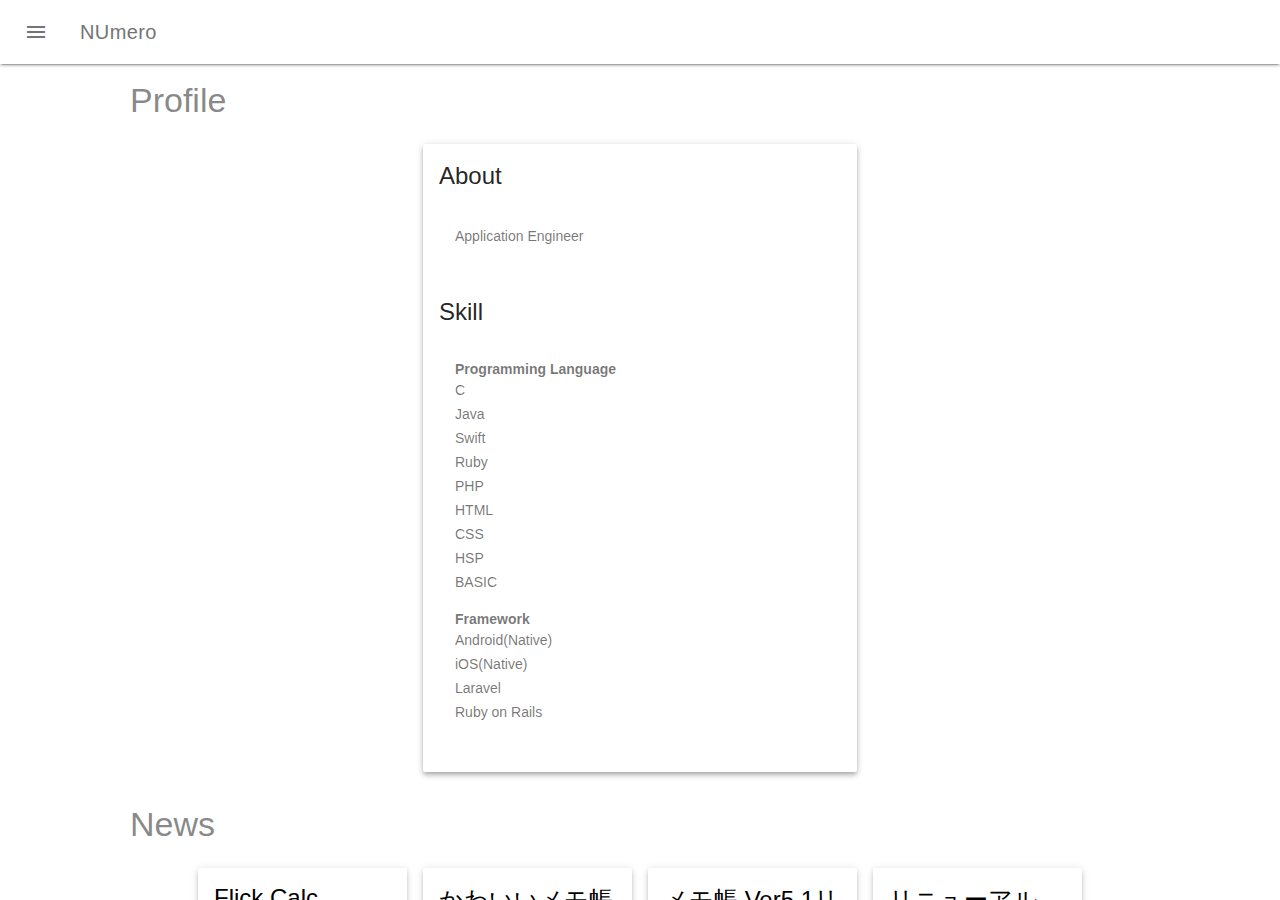
<file: index.html>
<!DOCTYPE html>
<html lang="en">
  <head>
    <meta charset="utf-8">
    <meta http-equiv="X-UA-Compatible" content="IE=edge">
    <meta name="viewport" content="width=device-width, initial-scale=1">
    <title>NUmero's Page</title>

    <link href="./manifest.json" rel="manifest">
    <link href="css/content.css" rel="stylesheet">
    <link href="css/text.css" rel="stylesheet">
    <link href="css/navbar.css" rel="stylesheet">
    <link href="img/favicon.png" rel="icon" type="image/png">
    <link href="css/material.min.css" rel="stylesheet">
    <link href="https://fonts.googleapis.com/icon?family=Material+Icons" rel="stylesheet">

    <!--[if lt IE 9]>
      <script src="https://oss.maxcdn.com/html5shiv/3.7.2/html5shiv.min.js"></script>
      <script src="https://oss.maxcdn.com/respond/1.4.2/respond.min.js"></script>
    <![endif]-->
  </head>

  <body>
    <div class="mdl-layout mdl-js-layout mdl-layout--fixed-header">
      <!-- header -->
      <header class="header-layout mdl-layout__header">
        <div class="mdl-layout-icon"></div>
        <div class="mdl-layout__header-row">
          <span class="mdl-layout__title">NUmero</span>
          <div class="mdl-layout-spacer"></div>
        </div>
      </header>

      <!-- nav drawer -->
      <div class="drawer-layout mdl-layout__drawer">
        <span class="mdl-layout__title">
          <img class="nav-logo-image" src="img/icon_numero.png">
          NUmero's Page
        </span>
        <nav class="mdl-navigation">
          <a class="mdl-navigation__link" href="./index.html">
            <i class="material-icons">home</i>
            Home
          </a>
          <a class="mdl-navigation__link" href="./news.html">
            <i class="material-icons">notifications</i>
            News
          </a>
          <a class="mdl-navigation__link" href="./products.html">
            <i class="material-icons">apps</i>
            Products
          </a>
        </nav>
      </div>

      <!-- contents -->
      <main class="mdl-layout__content">

        <div class="main-content">

          <div class="profile-title mdl-typography--display-1-color-contrast">
            Profile
          </div>

          <div class="profile-layout mdl-grid">
            <div class="mdl-layout-spacer"></div>
            <div class="mdl-cell mdl-cell--6-col mdl-card mdl-shadow--4dp">
              <div class="mdl-grid">
                <h3 class="mdl-cell mdl-cell--12-col mdl-typography--headline">
                  About
                </h3>
                <div class="mdl-cell mdl-cell--12-col mdl-card__supporting-text no-padding">
                  <p>Application Engineer</p>
                </div>
                <h3 class="mdl-cell mdl-cell--12-col mdl-typography--headline">
                  Skill
                </h3>
                <div class="mdl-cell mdl-cell--12-col mdl-card__supporting-text no-padding">
                  <strong>Programming Language</strong>
                  <p>
                    C<br />
                    Java<br />
                    Swift<br />
                    Ruby<br />
                    PHP<br />
                    HTML<br />
                    CSS<br />
                    HSP<br />
                    BASIC
                  </p>
                  <strong>Framework</strong>
                  <p>
                    Android(Native)<br />
                    iOS(Native)<br />
                    Laravel<br />
                    Ruby on Rails
                  </p>
                </div>
              </div>
            </div>
            <div class="mdl-layout-spacer"></div>
          </div>

          <div class="news-title mdl-typography--display-1-color-contrast">
            News
          </div>

          <div class="news-layout mdl-grid">

            <div class="mdl-cell mdl-cell--3-col mdl-cell--4-col-tablet mdl-cell--4-col-phone mdl-card mdl-shadow--3dp">
              <div class="mdl-card__title">
                <h4 class="mdl-card__title-text">
                  Flick Calc Ver2.0リリース
                </h4>
              </div>
              <div class="mdl-card__supporting-text no-bottom-padding">
                <span>2017/07/26</span>
              </div>
              <div class="news-text mdl-card__supporting-text">
                <span class="mdl-typography--font-light mdl-typography--subhead">
                  UI を一新し、使いやすくしました。<br />
                  計算精度を向上しました。
                </span>
              </div>
              <div class="mdl-card__actions">
                <a class="news-link mdl-button mdl-js-button mdl-button--accent" href="https://play.google.com/store/apps/details?id=com.numero.flickcalc" target="_blank">
                  Download Now
                </a>
                <!-- Add store icon -->
              </div>
            </div>

            <div class="mdl-cell mdl-cell--3-col mdl-cell--4-col-tablet mdl-cell--4-col-phone mdl-card mdl-shadow--3dp">
              <div class="mdl-card__title">
                <h4 class="mdl-card__title-text">
                  かわいいメモ帳 Ver3.0リリース
                </h4>
              </div>
              <div class="mdl-card__supporting-text no-bottom-padding">
                <span>2017/07/01</span>
              </div>
              <div class="news-text mdl-card__supporting-text">
                <span class="mdl-typography--font-light mdl-typography--subhead">
                  メモの内容が自動で保存されるようになりました。<br />
                  フォントを変更できるようになりました。<br />
                  レイアウトの一部を変更しました。<br />
                  いくつかのバグを修正しました。
                </span>
              </div>
              <div class="mdl-card__actions">
                <a class="news-link mdl-button mdl-js-button mdl-button--accent" href="https://play.google.com/store/apps/details?id=com.numero.cutememo" target="_blank">
                  Download Now
                </a>
                <!-- Add store icon -->
              </div>
            </div>

            <div class="mdl-cell mdl-cell--3-col mdl-cell--4-col-tablet mdl-cell--4-col-phone mdl-card mdl-shadow--3dp">
              <div class="mdl-card__title">
                <h4 class="mdl-card__title-text">
                  メモ帳 Ver5.1リリース
                </h4>
              </div>
              <div class="mdl-card__supporting-text no-bottom-padding">
                <span>2017/06/11</span>
              </div>
              <div class="news-text mdl-card__supporting-text">
                <span class="mdl-typography--font-light mdl-typography--subhead">
                  レイアウトを変更しました。<br />
                  いくつかのバグを修正しました。
                </span>
              </div>
              <div class="mdl-card__actions">
                <a class="news-link mdl-button mdl-js-button mdl-button--accent" href="https://play.google.com/store/apps/details?id=com.numero.simplememo" target="_blank">
                  Download Now
                </a>
                <!-- Add store icon -->
              </div>
            </div>

            <div class="mdl-cell mdl-cell--3-col mdl-cell--4-col-tablet mdl-cell--4-col-phone mdl-card mdl-shadow--3dp">
              <div class="mdl-card__title">
                <h4 class="mdl-card__title-text">
                  リニューアル
                </h4>
              </div>
              <div class="mdl-card__supporting-text no-bottom-padding">
                <span>2017/4/29</span>
              </div>
              <div class="news-text mdl-card__supporting-text">
                <span class="mdl-typography--font-light mdl-typography--subhead">
                  ホームページをリニューアルしました。
                </span>
              </div>
            </div>

            <nav class="news-more-button mdl-cell mdl-cell--12-col">
              <div class="mdl-layout-spacer"></div>
              <a class="mdl-button mdl-js-button mdl-button--accent" href="./news.html">
                More
                <i class="material-icons">chevron_right</i>
              </a>
            </nav>

          </div>

        </div>

        <footer class="mdl-mini-footer">
          <div class="mdl-mini-footer__left-section">
            <div class="mdl-logo">Copyright© NUmero 2017</div>
          </div>
          <div class="mdl-mini-footer__right-section">
            <a class="footer-button mdl-button mdl-js-button mdl-button--icon" href="https://twitter.com/NUmeroDev" target="_blank">
              <img src="img/icon_twitter.png" width="36px" height="36px">
            </a>
            <a class="footer-button mdl-button mdl-js-button mdl-button--icon" href="https://github.com/NUmeroAndDev" target="_blank">
              <img src="img/icon_github.png" width="32px" height="32px">
            </a>
          </div>
        </footer>

      </main>
    </div>

    <script src="js/jquery.min.js"></script>
    <script src="js/material.min.js"></script>
  </body>
</html>
</file>
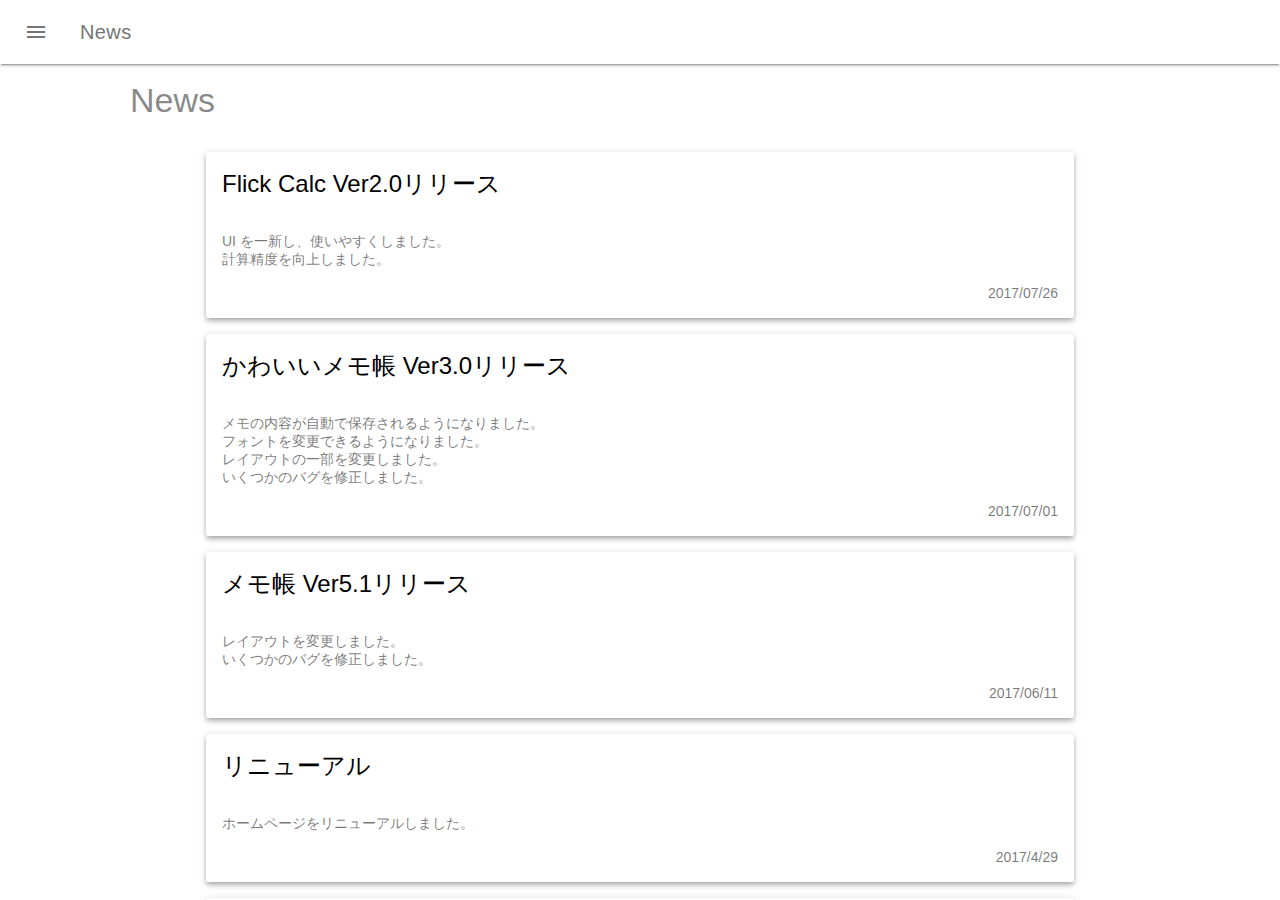
<file: news.html>
<!DOCTYPE html>
<html lang="en">
  <head>
    <meta charset="utf-8">
    <meta http-equiv="X-UA-Compatible" content="IE=edge">
    <meta name="viewport" content="width=device-width, initial-scale=1">
    <title>NUmero's Page</title>

    <link href="./manifest.json" rel="manifest">
    <link href="css/content.css" rel="stylesheet">
    <link href="css/text.css" rel="stylesheet">
    <link href="css/navbar.css" rel="stylesheet">
    <link href="img/favicon.png" rel="icon" type="image/png">
    <link href="css/material.min.css" rel="stylesheet">
    <link href="https://fonts.googleapis.com/icon?family=Material+Icons" rel="stylesheet">

    <!--[if lt IE 9]>
      <script src="https://oss.maxcdn.com/html5shiv/3.7.2/html5shiv.min.js"></script>
      <script src="https://oss.maxcdn.com/respond/1.4.2/respond.min.js"></script>
    <![endif]-->
  </head>

  <body>
    <div class="mdl-layout mdl-js-layout mdl-layout--fixed-header">
      <!-- header -->
      <header class="header-layout mdl-layout__header">
        <div class="mdl-layout-icon"></div>
        <div class="mdl-layout__header-row">
          <span class="mdl-layout__title">News</span>
          <div class="mdl-layout-spacer"></div>
        </div>
      </header>

      <!-- nav drawer -->
      <div class="drawer-layout mdl-layout__drawer">
        <span class="mdl-layout__title">
          <img class="nav-logo-image" src="img/icon_numero.png">
          NUmero's Page
        </span>
        <nav class="mdl-navigation">
          <a class="mdl-navigation__link" href="./index.html">
            <i class="material-icons">home</i>
            Home
          </a>
          <a class="mdl-navigation__link" href="./news.html">
            <i class="material-icons">notifications</i>
            News
          </a>
          <a class="mdl-navigation__link" href="./products.html">
            <i class="material-icons">apps</i>
            Products
          </a>
        </nav>
      </div>

      <!-- contents -->
      <main class="mdl-layout__content">

        <div class="main-content">

          <div class="news-title mdl-typography--display-1-color-contrast">
            News
          </div>

          <div class="news-layout mdl-grid" id="news_list">

          </div>

          <div class="news-arrow-layout mdl-grid">
            <div class="mdl-cell mdl-cell--12-col">
              <a id="next-button" class="mdl-button mdl-js-button mdl-button--icon" onclick="onClickNextPage(); return false;" disabled>
                <i class="material-icons">arrow_back</i>
              </a>
              <a id="prev-button" class="mdl-button mdl-js-button mdl-button--icon" onclick="onClickPrevPage(); return false;">
                <i class="material-icons">arrow_forward</i>
              </a>
            </div>
          </div>

        </div>

        <footer class="mdl-mini-footer">
          <div class="mdl-mini-footer__left-section">
            <div class="mdl-logo">Copyright© NUmero 2017</div>
          </div>
          <div class="mdl-mini-footer__right-section">
            <a class="footer-button mdl-button mdl-js-button mdl-button--icon" href="https://twitter.com/NUmeroDev" target="_blank">
              <img src="img/icon_twitter.png" width="36px" height="36px">
            </a>
            <a class="footer-button mdl-button mdl-js-button mdl-button--icon" href="https://github.com/NUmeroAndDev" target="_blank">
              <img src="img/icon_github.png" width="32px" height="32px">
            </a>
          </div>
        </footer>

      </main>
    </div>

    <script src="js/jquery.min.js"></script>
    <script src="js/pagination.js"></script>
    <script src="js/material.min.js"></script>

  </body>
</html>
</file>
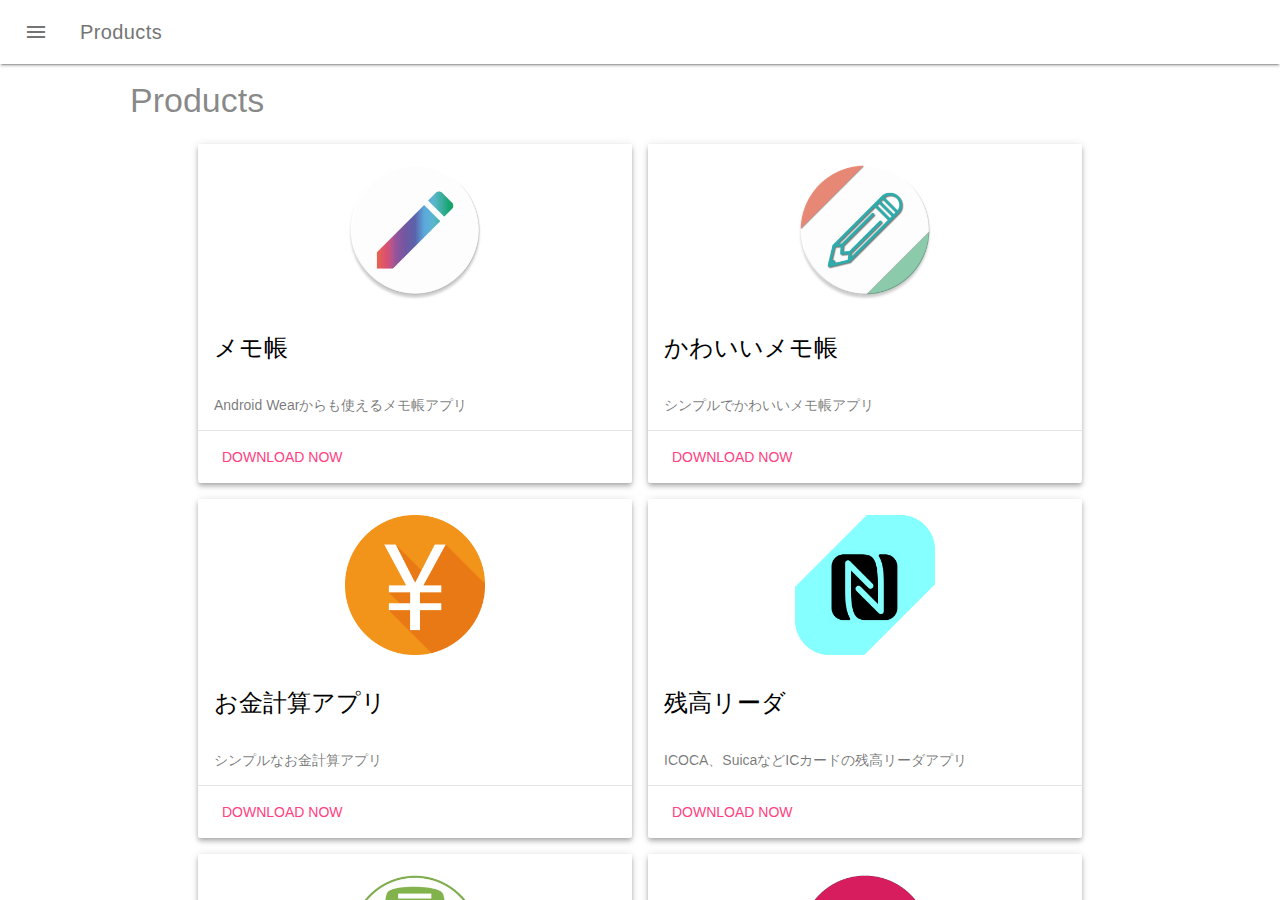
<file: products.html>
<!DOCTYPE html>
<html lang="en">
  <head>
    <meta charset="utf-8">
    <meta http-equiv="X-UA-Compatible" content="IE=edge">
    <meta name="viewport" content="width=device-width, initial-scale=1">
    <title>NUmero's Page</title>

    <link href="./manifest.json" rel="manifest">
    <link href="css/content.css" rel="stylesheet">
    <link href="css/text.css" rel="stylesheet">
    <link href="css/navbar.css" rel="stylesheet">
    <link href="img/favicon.png" rel="icon" type="image/png">
    <link href="css/material.min.css" rel="stylesheet">
    <link href="https://fonts.googleapis.com/icon?family=Material+Icons" rel="stylesheet">

    <!--[if lt IE 9]>
      <script src="https://oss.maxcdn.com/html5shiv/3.7.2/html5shiv.min.js"></script>
      <script src="https://oss.maxcdn.com/respond/1.4.2/respond.min.js"></script>
    <![endif]-->
  </head>

  <body>
    <div class="mdl-layout mdl-js-layout mdl-layout--fixed-header">
      <!-- header -->
      <header class="header-layout mdl-layout__header">
        <div class="mdl-layout-icon"></div>
        <div class="mdl-layout__header-row">
          <span class="mdl-layout__title">Products</span>
          <div class="mdl-layout-spacer"></div>
        </div>
      </header>

      <!-- nav drawer -->
      <div class="drawer-layout mdl-layout__drawer">
        <span class="mdl-layout__title">
          <img class="nav-logo-image" src="img/icon_numero.png">
          NUmero's Page
        </span>
        <nav class="mdl-navigation">
          <a class="mdl-navigation__link" href="./index.html">
            <i class="material-icons">home</i>
            Home
          </a>
          <a class="mdl-navigation__link" href="./news.html">
            <i class="material-icons">notifications</i>
            News
          </a>
          <a class="mdl-navigation__link" href="./products.html">
            <i class="material-icons">apps</i>
            Products
          </a>
        </nav>
      </div>

      <!-- contents -->
      <main class="mdl-layout__content">

        <div class="main-content">

          <div class="products-title mdl-typography--display-1-color-contrast">
            Products
          </div>

          <div class="products-layout mdl-grid">

            <div class="mdl-cell mdl-card mdl-cell--6-col mdl-cell--4-col-tablet mdl-cell--4-col-phone mdl-shadow--4dp">
              <div class="mdl-card__media">
                <img src="img/icon_simplememo.png" width="140px">
              </div>

              <div class="mdl-card__title">
                <h2 class="mdl-card__title-text">
                  メモ帳
                </h2>
              </div>

              <div class="mdl-card__supporting-text">
                Android Wearからも使えるメモ帳アプリ
              </div>

              <div class="mdl-card__actions mdl-card--border">
                <a class="news-link mdl-button mdl-js-button mdl-button--accent" href="https://play.google.com/store/apps/details?id=com.numero.simplememo" target="_blank">
                  Download Now
                </a>
              </div>

            </div>

            <div class="mdl-cell mdl-card mdl-cell--6-col mdl-cell--4-col-tablet mdl-cell--4-col-phone mdl-shadow--4dp">
              <div class="mdl-card__media">
                <img src="img/icon_cutenote.png" width="140px">
              </div>

              <div class="mdl-card__title">
                <h2 class="mdl-card__title-text">
                  かわいいメモ帳
                </h2>
              </div>

              <div class="mdl-card__supporting-text">
                シンプルでかわいいメモ帳アプリ
              </div>

              <div class="mdl-card__actions mdl-card--border">
                <a class="news-link mdl-button mdl-js-button mdl-button--accent" href="https://play.google.com/store/apps/details?id=com.numero.cutememo" target="_blank">
                  Download Now
                </a>
              </div>

            </div>

            <div class="mdl-cell mdl-card mdl-cell--6-col mdl-cell--4-col-tablet mdl-cell--4-col-phone mdl-shadow--4dp">
              <div class="mdl-card__media">
                <img src="img/icon_moneycalc.png" width="140px">
              </div>

              <div class="mdl-card__title">
                <h2 class="mdl-card__title-text">
                  お金計算アプリ
                </h2>
              </div>

              <div class="mdl-card__supporting-text">
                シンプルなお金計算アプリ
              </div>

              <div class="mdl-card__actions mdl-card--border">
                <a class="news-link mdl-button mdl-js-button mdl-button--accent" href="https://play.google.com/store/apps/details?id=com.numero.moneycalc" target="_blank">
                  Download Now
                </a>
              </div>

            </div>

            <div class="mdl-cell mdl-card mdl-cell--6-col mdl-cell--4-col-tablet mdl-cell--4-col-phone mdl-shadow--4dp">
              <div class="mdl-card__media">
                <img src="img/icon_checkbalance.png" width="140px">
              </div>

              <div class="mdl-card__title">
                <h2 class="mdl-card__title-text">
                  残高リーダ
                </h2>
              </div>

              <div class="mdl-card__supporting-text">
                ICOCA、SuicaなどICカードの残高リーダアプリ
              </div>

              <div class="mdl-card__actions mdl-card--border">
                <a class="news-link mdl-button mdl-js-button mdl-button--accent" href="https://play.google.com/store/apps/details?id=com.numero.checkbalance" target="_blank">
                  Download Now
                </a>
              </div>

            </div>

            <div class="mdl-cell mdl-card mdl-cell--6-col mdl-cell--4-col-tablet mdl-cell--4-col-phone mdl-shadow--4dp">
              <div class="mdl-card__media">
                <img src="img/icon_sojodia.png" width="140px">
              </div>

              <div class="mdl-card__title">
                <h2 class="mdl-card__title-text">
                  SojoDia
                </h2>
              </div>

              <div class="mdl-card__supporting-text">
                関西大学高槻キャンパス（総合情報学部）用のバス時刻表アプリ
              </div>

              <div class="mdl-card__actions mdl-card--border">
                <a class="news-link mdl-button mdl-js-button mdl-button--accent" href="https://play.google.com/store/apps/details?id=com.numero.sojodia" target="_blank">
                  Download Now
                </a>
              </div>

            </div>

            <div class="mdl-cell mdl-card mdl-cell--6-col mdl-cell--4-col-tablet mdl-cell--4-col-phone mdl-shadow--4dp">
              <div class="mdl-card__media">
                <img src="img/icon_timecalc.png" width="140px">
              </div>

              <div class="mdl-card__title">
                <h2 class="mdl-card__title-text">
                  勤怠時間計算
                </h2>
              </div>

              <div class="mdl-card__supporting-text">
                勤務時間を計算するアプリ
              </div>

              <div class="mdl-card__actions mdl-card--border">
                <a class="news-link mdl-button mdl-js-button mdl-button--accent" href="https://play.google.com/store/apps/details?id=com.numero.worktimecalc" target="_blank">
                  Download Now
                </a>
              </div>

            </div>

            <div class="mdl-cell mdl-card mdl-cell--6-col mdl-cell--4-col-tablet mdl-cell--4-col-phone mdl-shadow--4dp">
              <div class="mdl-card__media">
                <img src="img/icon_flickcalc.png" width="140px">
              </div>

              <div class="mdl-card__title">
                <h2 class="mdl-card__title-text">
                  Flick Calc
                </h2>
              </div>

              <div class="mdl-card__supporting-text">
                フリック入力で計算する電卓アプリ
              </div>

              <div class="mdl-card__actions mdl-card--border">
                <a class="news-link mdl-button mdl-js-button mdl-button--accent" href="https://play.google.com/store/apps/details?id=com.numero.flickcalc" target="_blank">
                  Download Now
                </a>
              </div>

            </div>

          </div>

        </div>

        <footer class="mdl-mini-footer">
          <div class="mdl-mini-footer__left-section">
            <div class="mdl-logo">Copyright© NUmero 2017</div>
          </div>
          <div class="mdl-mini-footer__right-section">
            <a class="footer-button mdl-button mdl-js-button mdl-button--icon" href="https://twitter.com/NUmeroDev" target="_blank">
              <img src="img/icon_twitter.png" width="36px" height="36px">
            </a>
            <a class="footer-button mdl-button mdl-js-button mdl-button--icon" href="https://github.com/NUmeroAndDev" target="_blank">
              <img src="img/icon_github.png" width="32px" height="32px">
            </a>
          </div>
        </footer>

      </main>
    </div>

    <script src="js/jquery.min.js"></script>
    <script src="js/material.min.js"></script>
  </body>
</html>
</file>
<file: css/content.css>
.main-content {
  max-width: 1044px;
  margin-left: auto;
  margin-right: auto;
}

.main-content .mdl-button {
  text-decoration: none;
}

.profile-layout {
  max-width: 900px;
}

.news-layout {
  max-width: 900px;
  margin: auto;
}

.news-layout .mdl-card {
  min-height: auto !important;
}

.news-arrow-layout {
  max-width: 900px;
  margin: auto;
}

.news-arrow-layout .mdl-cell {
  text-align: right;
}

.no-top-padding {
  padding-top: 0 !important;
}

.no-bottom-padding {
  padding-bottom: 0 !important;
}

.news-text {
  padding-bottom: 56px !important;
}

.news-layout .mdl-card__actions {
  position: absolute;
  bottom: 0;
}

.news-layout .mdl-card__actions a {
  border-top: none;
  font-size: 16px;
}

.products-layout {
  max-width: 900px;
  margin: auto;
}

.products-layout .mdl-card__media {
  text-align: center;
  background-color: #FFFFFF;
}

.products-layout img {
  max-width: 140px;
  padding: 16px;
}

.footer-button {
  margin: 0 16px !important;
}
</file>
<file: css/text.css>
.profile-title, .news-title, .products-title {
  margin-top: 16px;
  margin-bottom: 8px;
  margin-left: 12px;
}

.news-more-button {
  margin-right: 12px;
  text-align: right;
}

.news-date-text {
  text-align: right;
}

.news-layout .mdl-card__supporting-text {
  width: auto !important;
}
</file>
<file: css/navbar.css>
.header-layout {
  overflow: visible;
  background-color: #FFFFFF !important;
}

.header-layout .material-icons {
  color: #757575 !important;
}

.header-layout .mdl-layout__title {
  color: #757575 !important;
}

.drawer-layout .material-icons {
  margin-right: 32px;
}

.nav-logo-image {
  width: 140px;
  margin-top: 8px;
  margin-bottom: 8px;
}
</file>
<file: css/material.min.css>
/**
 * material-design-lite - Material Design Components in CSS, JS and HTML
 * @version v1.3.0
 * @license Apache-2.0
 * @copyright 2015 Google, Inc.
 * @link https://github.com/google/material-design-lite
 */
@charset "UTF-8";html{color:rgba(0,0,0,.87)}::-moz-selection{background:#b3d4fc;text-shadow:none}::selection{background:#b3d4fc;text-shadow:none}hr{display:block;height:1px;border:0;border-top:1px solid #ccc;margin:1em 0;padding:0}audio,canvas,iframe,img,svg,video{vertical-align:middle}fieldset{border:0;margin:0;padding:0}textarea{resize:vertical}.browserupgrade{margin:.2em 0;background:#ccc;color:#000;padding:.2em 0}.hidden{display:none!important}.visuallyhidden{border:0;clip:rect(0 0 0 0);height:1px;margin:-1px;overflow:hidden;padding:0;position:absolute;width:1px}.visuallyhidden.focusable:active,.visuallyhidden.focusable:focus{clip:auto;height:auto;margin:0;overflow:visible;position:static;width:auto}.invisible{visibility:hidden}.clearfix:before,.clearfix:after{content:" ";display:table}.clearfix:after{clear:both}@media print{*,*:before,*:after,*:first-letter{background:transparent!important;color:#000!important;box-shadow:none!important}a,a:visited{text-decoration:underline}a[href]:after{content:" (" attr(href)")"}abbr[title]:after{content:" (" attr(title)")"}a[href^="#"]:after,a[href^="javascript:"]:after{content:""}pre,blockquote{border:1px solid #999;page-break-inside:avoid}thead{display:table-header-group}tr,img{page-break-inside:avoid}img{max-width:100%!important}p,h2,h3{orphans:3;widows:3}h2,h3{page-break-after:avoid}}a,.mdl-accordion,.mdl-button,.mdl-card,.mdl-checkbox,.mdl-dropdown-menu,.mdl-icon-toggle,.mdl-item,.mdl-radio,.mdl-slider,.mdl-switch,.mdl-tabs__tab{-webkit-tap-highlight-color:transparent;-webkit-tap-highlight-color:rgba(255,255,255,0)}html{width:100%;height:100%;-ms-touch-action:manipulation;touch-action:manipulation}body{width:100%;min-height:100%;margin:0}main{display:block}*[hidden]{display:none!important}html,body{font-family:"Helvetica","Arial",sans-serif;font-size:14px;font-weight:400;line-height:20px}h1,h2,h3,h4,h5,h6,p{padding:0}h1 small,h2 small,h3 small,h4 small,h5 small,h6 small{font-family:"Roboto","Helvetica","Arial",sans-serif;font-weight:400;line-height:1.35;letter-spacing:-.02em;opacity:.54;font-size:.6em}h1{font-size:56px;line-height:1.35;letter-spacing:-.02em;margin:24px 0}h1,h2{font-family:"Roboto","Helvetica","Arial",sans-serif;font-weight:400}h2{font-size:45px;line-height:48px}h2,h3{margin:24px 0}h3{font-size:34px;line-height:40px}h3,h4{font-family:"Roboto","Helvetica","Arial",sans-serif;font-weight:400}h4{font-size:24px;line-height:32px;-moz-osx-font-smoothing:grayscale;margin:24px 0 16px}h5{font-size:20px;font-weight:500;line-height:1;letter-spacing:.02em}h5,h6{font-family:"Roboto","Helvetica","Arial",sans-serif;margin:24px 0 16px}h6{font-size:16px;letter-spacing:.04em}h6,p{font-weight:400;line-height:24px}p{font-size:14px;letter-spacing:0;margin:0 0 16px}a{color:#ff4081;font-weight:500}blockquote{font-family:"Roboto","Helvetica","Arial",sans-serif;position:relative;font-size:24px;font-weight:300;font-style:italic;line-height:1.35;letter-spacing:.08em}blockquote:before{position:absolute;left:-.5em;content:'“'}blockquote:after{content:'”';margin-left:-.05em}mark{background-color:#f4ff81}dt{font-weight:700}address{font-size:12px;line-height:1;font-style:normal}address,ul,ol{font-weight:400;letter-spacing:0}ul,ol{font-size:14px;line-height:24px}.mdl-typography--display-4,.mdl-typography--display-4-color-contrast{font-family:"Roboto","Helvetica","Arial",sans-serif;font-size:112px;font-weight:300;line-height:1;letter-spacing:-.04em}.mdl-typography--display-4-color-contrast{opacity:.54}.mdl-typography--display-3,.mdl-typography--display-3-color-contrast{font-family:"Roboto","Helvetica","Arial",sans-serif;font-size:56px;font-weight:400;line-height:1.35;letter-spacing:-.02em}.mdl-typography--display-3-color-contrast{opacity:.54}.mdl-typography--display-2,.mdl-typography--display-2-color-contrast{font-family:"Roboto","Helvetica","Arial",sans-serif;font-size:45px;font-weight:400;line-height:48px}.mdl-typography--display-2-color-contrast{opacity:.54}.mdl-typography--display-1,.mdl-typography--display-1-color-contrast{font-family:"Roboto","Helvetica","Arial",sans-serif;font-size:34px;font-weight:400;line-height:40px}.mdl-typography--display-1-color-contrast{opacity:.54}.mdl-typography--headline,.mdl-typography--headline-color-contrast{font-family:"Roboto","Helvetica","Arial",sans-serif;font-size:24px;font-weight:400;line-height:32px;-moz-osx-font-smoothing:grayscale}.mdl-typography--headline-color-contrast{opacity:.87}.mdl-typography--title,.mdl-typography--title-color-contrast{font-family:"Roboto","Helvetica","Arial",sans-serif;font-size:20px;font-weight:500;line-height:1;letter-spacing:.02em}.mdl-typography--title-color-contrast{opacity:.87}.mdl-typography--subhead,.mdl-typography--subhead-color-contrast{font-family:"Roboto","Helvetica","Arial",sans-serif;font-size:16px;font-weight:400;line-height:24px;letter-spacing:.04em}.mdl-typography--subhead-color-contrast{opacity:.87}.mdl-typography--body-2,.mdl-typography--body-2-color-contrast{font-size:14px;font-weight:700;line-height:24px;letter-spacing:0}.mdl-typography--body-2-color-contrast{opacity:.87}.mdl-typography--body-1,.mdl-typography--body-1-color-contrast{font-size:14px;font-weight:400;line-height:24px;letter-spacing:0}.mdl-typography--body-1-color-contrast{opacity:.87}.mdl-typography--body-2-force-preferred-font,.mdl-typography--body-2-force-preferred-font-color-contrast{font-family:"Roboto","Helvetica","Arial",sans-serif;font-size:14px;font-weight:500;line-height:24px;letter-spacing:0}.mdl-typography--body-2-force-preferred-font-color-contrast{opacity:.87}.mdl-typography--body-1-force-preferred-font,.mdl-typography--body-1-force-preferred-font-color-contrast{font-family:"Roboto","Helvetica","Arial",sans-serif;font-size:14px;font-weight:400;line-height:24px;letter-spacing:0}.mdl-typography--body-1-force-preferred-font-color-contrast{opacity:.87}.mdl-typography--caption,.mdl-typography--caption-force-preferred-font{font-size:12px;font-weight:400;line-height:1;letter-spacing:0}.mdl-typography--caption-force-preferred-font{font-family:"Roboto","Helvetica","Arial",sans-serif}.mdl-typography--caption-color-contrast,.mdl-typography--caption-force-preferred-font-color-contrast{font-size:12px;font-weight:400;line-height:1;letter-spacing:0;opacity:.54}.mdl-typography--caption-force-preferred-font-color-contrast,.mdl-typography--menu{font-family:"Roboto","Helvetica","Arial",sans-serif}.mdl-typography--menu{font-size:14px;font-weight:500;line-height:1;letter-spacing:0}.mdl-typography--menu-color-contrast{opacity:.87}.mdl-typography--menu-color-contrast,.mdl-typography--button,.mdl-typography--button-color-contrast{font-family:"Roboto","Helvetica","Arial",sans-serif;font-size:14px;font-weight:500;line-height:1;letter-spacing:0}.mdl-typography--button,.mdl-typography--button-color-contrast{text-transform:uppercase}.mdl-typography--button-color-contrast{opacity:.87}.mdl-typography--text-left{text-align:left}.mdl-typography--text-right{text-align:right}.mdl-typography--text-center{text-align:center}.mdl-typography--text-justify{text-align:justify}.mdl-typography--text-nowrap{white-space:nowrap}.mdl-typography--text-lowercase{text-transform:lowercase}.mdl-typography--text-uppercase{text-transform:uppercase}.mdl-typography--text-capitalize{text-transform:capitalize}.mdl-typography--font-thin{font-weight:200!important}.mdl-typography--font-light{font-weight:300!important}.mdl-typography--font-regular{font-weight:400!important}.mdl-typography--font-medium{font-weight:500!important}.mdl-typography--font-bold{font-weight:700!important}.mdl-typography--font-black{font-weight:900!important}.material-icons{font-family:'Material Icons';font-weight:400;font-style:normal;font-size:24px;line-height:1;letter-spacing:normal;text-transform:none;display:inline-block;word-wrap:normal;-moz-font-feature-settings:'liga';font-feature-settings:'liga';-webkit-font-feature-settings:'liga';-webkit-font-smoothing:antialiased}.mdl-color-text--red{color:#f44336 !important}.mdl-color--red{background-color:#f44336 !important}.mdl-color-text--red-50{color:#ffebee !important}.mdl-color--red-50{background-color:#ffebee !important}.mdl-color-text--red-100{color:#ffcdd2 !important}.mdl-color--red-100{background-color:#ffcdd2 !important}.mdl-color-text--red-200{color:#ef9a9a !important}.mdl-color--red-200{background-color:#ef9a9a !important}.mdl-color-text--red-300{color:#e57373 !important}.mdl-color--red-300{background-color:#e57373 !important}.mdl-color-text--red-400{color:#ef5350 !important}.mdl-color--red-400{background-color:#ef5350 !important}.mdl-color-text--red-500{color:#f44336 !important}.mdl-color--red-500{background-color:#f44336 !important}.mdl-color-text--red-600{color:#e53935 !important}.mdl-color--red-600{background-color:#e53935 !important}.mdl-color-text--red-700{color:#d32f2f !important}.mdl-color--red-700{background-color:#d32f2f !important}.mdl-color-text--red-800{color:#c62828 !important}.mdl-color--red-800{background-color:#c62828 !important}.mdl-color-text--red-900{color:#b71c1c !important}.mdl-color--red-900{background-color:#b71c1c !important}.mdl-color-text--red-A100{color:#ff8a80 !important}.mdl-color--red-A100{background-color:#ff8a80 !important}.mdl-color-text--red-A200{color:#ff5252 !important}.mdl-color--red-A200{background-color:#ff5252 !important}.mdl-color-text--red-A400{color:#ff1744 !important}.mdl-color--red-A400{background-color:#ff1744 !important}.mdl-color-text--red-A700{color:#d50000 !important}.mdl-color--red-A700{background-color:#d50000 !important}.mdl-color-text--pink{color:#e91e63 !important}.mdl-color--pink{background-color:#e91e63 !important}.mdl-color-text--pink-50{color:#fce4ec !important}.mdl-color--pink-50{background-color:#fce4ec !important}.mdl-color-text--pink-100{color:#f8bbd0 !important}.mdl-color--pink-100{background-color:#f8bbd0 !important}.mdl-color-text--pink-200{color:#f48fb1 !important}.mdl-color--pink-200{background-color:#f48fb1 !important}.mdl-color-text--pink-300{color:#f06292 !important}.mdl-color--pink-300{background-color:#f06292 !important}.mdl-color-text--pink-400{color:#ec407a !important}.mdl-color--pink-400{background-color:#ec407a !important}.mdl-color-text--pink-500{color:#e91e63 !important}.mdl-color--pink-500{background-color:#e91e63 !important}.mdl-color-text--pink-600{color:#d81b60 !important}.mdl-color--pink-600{background-color:#d81b60 !important}.mdl-color-text--pink-700{color:#c2185b !important}.mdl-color--pink-700{background-color:#c2185b !important}.mdl-color-text--pink-800{color:#ad1457 !important}.mdl-color--pink-800{background-color:#ad1457 !important}.mdl-color-text--pink-900{color:#880e4f !important}.mdl-color--pink-900{background-color:#880e4f !important}.mdl-color-text--pink-A100{color:#ff80ab !important}.mdl-color--pink-A100{background-color:#ff80ab !important}.mdl-color-text--pink-A200{color:#ff4081 !important}.mdl-color--pink-A200{background-color:#ff4081 !important}.mdl-color-text--pink-A400{color:#f50057 !important}.mdl-color--pink-A400{background-color:#f50057 !important}.mdl-color-text--pink-A700{color:#c51162 !important}.mdl-color--pink-A700{background-color:#c51162 !important}.mdl-color-text--purple{color:#9c27b0 !important}.mdl-color--purple{background-color:#9c27b0 !important}.mdl-color-text--purple-50{color:#f3e5f5 !important}.mdl-color--purple-50{background-color:#f3e5f5 !important}.mdl-color-text--purple-100{color:#e1bee7 !important}.mdl-color--purple-100{background-color:#e1bee7 !important}.mdl-color-text--purple-200{color:#ce93d8 !important}.mdl-color--purple-200{background-color:#ce93d8 !important}.mdl-color-text--purple-300{color:#ba68c8 !important}.mdl-color--purple-300{background-color:#ba68c8 !important}.mdl-color-text--purple-400{color:#ab47bc !important}.mdl-color--purple-400{background-color:#ab47bc !important}.mdl-color-text--purple-500{color:#9c27b0 !important}.mdl-color--purple-500{background-color:#9c27b0 !important}.mdl-color-text--purple-600{color:#8e24aa !important}.mdl-color--purple-600{background-color:#8e24aa !important}.mdl-color-text--purple-700{color:#7b1fa2 !important}.mdl-color--purple-700{background-color:#7b1fa2 !important}.mdl-color-text--purple-800{color:#6a1b9a !important}.mdl-color--purple-800{background-color:#6a1b9a !important}.mdl-color-text--purple-900{color:#4a148c !important}.mdl-color--purple-900{background-color:#4a148c !important}.mdl-color-text--purple-A100{color:#ea80fc !important}.mdl-color--purple-A100{background-color:#ea80fc !important}.mdl-color-text--purple-A200{color:#e040fb !important}.mdl-color--purple-A200{background-color:#e040fb !important}.mdl-color-text--purple-A400{color:#d500f9 !important}.mdl-color--purple-A400{background-color:#d500f9 !important}.mdl-color-text--purple-A700{color:#a0f !important}.mdl-color--purple-A700{background-color:#a0f !important}.mdl-color-text--deep-purple{color:#673ab7 !important}.mdl-color--deep-purple{background-color:#673ab7 !important}.mdl-color-text--deep-purple-50{color:#ede7f6 !important}.mdl-color--deep-purple-50{background-color:#ede7f6 !important}.mdl-color-text--deep-purple-100{color:#d1c4e9 !important}.mdl-color--deep-purple-100{background-color:#d1c4e9 !important}.mdl-color-text--deep-purple-200{color:#b39ddb !important}.mdl-color--deep-purple-200{background-color:#b39ddb !important}.mdl-color-text--deep-purple-300{color:#9575cd !important}.mdl-color--deep-purple-300{background-color:#9575cd !important}.mdl-color-text--deep-purple-400{color:#7e57c2 !important}.mdl-color--deep-purple-400{background-color:#7e57c2 !important}.mdl-color-text--deep-purple-500{color:#673ab7 !important}.mdl-color--deep-purple-500{background-color:#673ab7 !important}.mdl-color-text--deep-purple-600{color:#5e35b1 !important}.mdl-color--deep-purple-600{background-color:#5e35b1 !important}.mdl-color-text--deep-purple-700{color:#512da8 !important}.mdl-color--deep-purple-700{background-color:#512da8 !important}.mdl-color-text--deep-purple-800{color:#4527a0 !important}.mdl-color--deep-purple-800{background-color:#4527a0 !important}.mdl-color-text--deep-purple-900{color:#311b92 !important}.mdl-color--deep-purple-900{background-color:#311b92 !important}.mdl-color-text--deep-purple-A100{color:#b388ff !important}.mdl-color--deep-purple-A100{background-color:#b388ff !important}.mdl-color-text--deep-purple-A200{color:#7c4dff !important}.mdl-color--deep-purple-A200{background-color:#7c4dff !important}.mdl-color-text--deep-purple-A400{color:#651fff !important}.mdl-color--deep-purple-A400{background-color:#651fff !important}.mdl-color-text--deep-purple-A700{color:#6200ea !important}.mdl-color--deep-purple-A700{background-color:#6200ea !important}.mdl-color-text--indigo{color:#3f51b5 !important}.mdl-color--indigo{background-color:#3f51b5 !important}.mdl-color-text--indigo-50{color:#e8eaf6 !important}.mdl-color--indigo-50{background-color:#e8eaf6 !important}.mdl-color-text--indigo-100{color:#c5cae9 !important}.mdl-color--indigo-100{background-color:#c5cae9 !important}.mdl-color-text--indigo-200{color:#9fa8da !important}.mdl-color--indigo-200{background-color:#9fa8da !important}.mdl-color-text--indigo-300{color:#7986cb !important}.mdl-color--indigo-300{background-color:#7986cb !important}.mdl-color-text--indigo-400{color:#5c6bc0 !important}.mdl-color--indigo-400{background-color:#5c6bc0 !important}.mdl-color-text--indigo-500{color:#3f51b5 !important}.mdl-color--indigo-500{background-color:#3f51b5 !important}.mdl-color-text--indigo-600{color:#3949ab !important}.mdl-color--indigo-600{background-color:#3949ab !important}.mdl-color-text--indigo-700{color:#303f9f !important}.mdl-color--indigo-700{background-color:#303f9f !important}.mdl-color-text--indigo-800{color:#283593 !important}.mdl-color--indigo-800{background-color:#283593 !important}.mdl-color-text--indigo-900{color:#1a237e !important}.mdl-color--indigo-900{background-color:#1a237e !important}.mdl-color-text--indigo-A100{color:#8c9eff !important}.mdl-color--indigo-A100{background-color:#8c9eff !important}.mdl-color-text--indigo-A200{color:#536dfe !important}.mdl-color--indigo-A200{background-color:#536dfe !important}.mdl-color-text--indigo-A400{color:#3d5afe !important}.mdl-color--indigo-A400{background-color:#3d5afe !important}.mdl-color-text--indigo-A700{color:#304ffe !important}.mdl-color--indigo-A700{background-color:#304ffe !important}.mdl-color-text--blue{color:#2196f3 !important}.mdl-color--blue{background-color:#2196f3 !important}.mdl-color-text--blue-50{color:#e3f2fd !important}.mdl-color--blue-50{background-color:#e3f2fd !important}.mdl-color-text--blue-100{color:#bbdefb !important}.mdl-color--blue-100{background-color:#bbdefb !important}.mdl-color-text--blue-200{color:#90caf9 !important}.mdl-color--blue-200{background-color:#90caf9 !important}.mdl-color-text--blue-300{color:#64b5f6 !important}.mdl-color--blue-300{background-color:#64b5f6 !important}.mdl-color-text--blue-400{color:#42a5f5 !important}.mdl-color--blue-400{background-color:#42a5f5 !important}.mdl-color-text--blue-500{color:#2196f3 !important}.mdl-color--blue-500{background-color:#2196f3 !important}.mdl-color-text--blue-600{color:#1e88e5 !important}.mdl-color--blue-600{background-color:#1e88e5 !important}.mdl-color-text--blue-700{color:#1976d2 !important}.mdl-color--blue-700{background-color:#1976d2 !important}.mdl-color-text--blue-800{color:#1565c0 !important}.mdl-color--blue-800{background-color:#1565c0 !important}.mdl-color-text--blue-900{color:#0d47a1 !important}.mdl-color--blue-900{background-color:#0d47a1 !important}.mdl-color-text--blue-A100{color:#82b1ff !important}.mdl-color--blue-A100{background-color:#82b1ff !important}.mdl-color-text--blue-A200{color:#448aff !important}.mdl-color--blue-A200{background-color:#448aff !important}.mdl-color-text--blue-A400{color:#2979ff !important}.mdl-color--blue-A400{background-color:#2979ff !important}.mdl-color-text--blue-A700{color:#2962ff !important}.mdl-color--blue-A700{background-color:#2962ff !important}.mdl-color-text--light-blue{color:#03a9f4 !important}.mdl-color--light-blue{background-color:#03a9f4 !important}.mdl-color-text--light-blue-50{color:#e1f5fe !important}.mdl-color--light-blue-50{background-color:#e1f5fe !important}.mdl-color-text--light-blue-100{color:#b3e5fc !important}.mdl-color--light-blue-100{background-color:#b3e5fc !important}.mdl-color-text--light-blue-200{color:#81d4fa !important}.mdl-color--light-blue-200{background-color:#81d4fa !important}.mdl-color-text--light-blue-300{color:#4fc3f7 !important}.mdl-color--light-blue-300{background-color:#4fc3f7 !important}.mdl-color-text--light-blue-400{color:#29b6f6 !important}.mdl-color--light-blue-400{background-color:#29b6f6 !important}.mdl-color-text--light-blue-500{color:#03a9f4 !important}.mdl-color--light-blue-500{background-color:#03a9f4 !important}.mdl-color-text--light-blue-600{color:#039be5 !important}.mdl-color--light-blue-600{background-color:#039be5 !important}.mdl-color-text--light-blue-700{color:#0288d1 !important}.mdl-color--light-blue-700{background-color:#0288d1 !important}.mdl-color-text--light-blue-800{color:#0277bd !important}.mdl-color--light-blue-800{background-color:#0277bd !important}.mdl-color-text--light-blue-900{color:#01579b !important}.mdl-color--light-blue-900{background-color:#01579b !important}.mdl-color-text--light-blue-A100{color:#80d8ff !important}.mdl-color--light-blue-A100{background-color:#80d8ff !important}.mdl-color-text--light-blue-A200{color:#40c4ff !important}.mdl-color--light-blue-A200{background-color:#40c4ff !important}.mdl-color-text--light-blue-A400{color:#00b0ff !important}.mdl-color--light-blue-A400{background-color:#00b0ff !important}.mdl-color-text--light-blue-A700{color:#0091ea !important}.mdl-color--light-blue-A700{background-color:#0091ea !important}.mdl-color-text--cyan{color:#00bcd4 !important}.mdl-color--cyan{background-color:#00bcd4 !important}.mdl-color-text--cyan-50{color:#e0f7fa !important}.mdl-color--cyan-50{background-color:#e0f7fa !important}.mdl-color-text--cyan-100{color:#b2ebf2 !important}.mdl-color--cyan-100{background-color:#b2ebf2 !important}.mdl-color-text--cyan-200{color:#80deea !important}.mdl-color--cyan-200{background-color:#80deea !important}.mdl-color-text--cyan-300{color:#4dd0e1 !important}.mdl-color--cyan-300{background-color:#4dd0e1 !important}.mdl-color-text--cyan-400{color:#26c6da !important}.mdl-color--cyan-400{background-color:#26c6da !important}.mdl-color-text--cyan-500{color:#00bcd4 !important}.mdl-color--cyan-500{background-color:#00bcd4 !important}.mdl-color-text--cyan-600{color:#00acc1 !important}.mdl-color--cyan-600{background-color:#00acc1 !important}.mdl-color-text--cyan-700{color:#0097a7 !important}.mdl-color--cyan-700{background-color:#0097a7 !important}.mdl-color-text--cyan-800{color:#00838f !important}.mdl-color--cyan-800{background-color:#00838f !important}.mdl-color-text--cyan-900{color:#006064 !important}.mdl-color--cyan-900{background-color:#006064 !important}.mdl-color-text--cyan-A100{color:#84ffff !important}.mdl-color--cyan-A100{background-color:#84ffff !important}.mdl-color-text--cyan-A200{color:#18ffff !important}.mdl-color--cyan-A200{background-color:#18ffff !important}.mdl-color-text--cyan-A400{color:#00e5ff !important}.mdl-color--cyan-A400{background-color:#00e5ff !important}.mdl-color-text--cyan-A700{color:#00b8d4 !important}.mdl-color--cyan-A700{background-color:#00b8d4 !important}.mdl-color-text--teal{color:#009688 !important}.mdl-color--teal{background-color:#009688 !important}.mdl-color-text--teal-50{color:#e0f2f1 !important}.mdl-color--teal-50{background-color:#e0f2f1 !important}.mdl-color-text--teal-100{color:#b2dfdb !important}.mdl-color--teal-100{background-color:#b2dfdb !important}.mdl-color-text--teal-200{color:#80cbc4 !important}.mdl-color--teal-200{background-color:#80cbc4 !important}.mdl-color-text--teal-300{color:#4db6ac !important}.mdl-color--teal-300{background-color:#4db6ac !important}.mdl-color-text--teal-400{color:#26a69a !important}.mdl-color--teal-400{background-color:#26a69a !important}.mdl-color-text--teal-500{color:#009688 !important}.mdl-color--teal-500{background-color:#009688 !important}.mdl-color-text--teal-600{color:#00897b !important}.mdl-color--teal-600{background-color:#00897b !important}.mdl-color-text--teal-700{color:#00796b !important}.mdl-color--teal-700{background-color:#00796b !important}.mdl-color-text--teal-800{color:#00695c !important}.mdl-color--teal-800{background-color:#00695c !important}.mdl-color-text--teal-900{color:#004d40 !important}.mdl-color--teal-900{background-color:#004d40 !important}.mdl-color-text--teal-A100{color:#a7ffeb !important}.mdl-color--teal-A100{background-color:#a7ffeb !important}.mdl-color-text--teal-A200{color:#64ffda !important}.mdl-color--teal-A200{background-color:#64ffda !important}.mdl-color-text--teal-A400{color:#1de9b6 !important}.mdl-color--teal-A400{background-color:#1de9b6 !important}.mdl-color-text--teal-A700{color:#00bfa5 !important}.mdl-color--teal-A700{background-color:#00bfa5 !important}.mdl-color-text--green{color:#4caf50 !important}.mdl-color--green{background-color:#4caf50 !important}.mdl-color-text--green-50{color:#e8f5e9 !important}.mdl-color--green-50{background-color:#e8f5e9 !important}.mdl-color-text--green-100{color:#c8e6c9 !important}.mdl-color--green-100{background-color:#c8e6c9 !important}.mdl-color-text--green-200{color:#a5d6a7 !important}.mdl-color--green-200{background-color:#a5d6a7 !important}.mdl-color-text--green-300{color:#81c784 !important}.mdl-color--green-300{background-color:#81c784 !important}.mdl-color-text--green-400{color:#66bb6a !important}.mdl-color--green-400{background-color:#66bb6a !important}.mdl-color-text--green-500{color:#4caf50 !important}.mdl-color--green-500{background-color:#4caf50 !important}.mdl-color-text--green-600{color:#43a047 !important}.mdl-color--green-600{background-color:#43a047 !important}.mdl-color-text--green-700{color:#388e3c !important}.mdl-color--green-700{background-color:#388e3c !important}.mdl-color-text--green-800{color:#2e7d32 !important}.mdl-color--green-800{background-color:#2e7d32 !important}.mdl-color-text--green-900{color:#1b5e20 !important}.mdl-color--green-900{background-color:#1b5e20 !important}.mdl-color-text--green-A100{color:#b9f6ca !important}.mdl-color--green-A100{background-color:#b9f6ca !important}.mdl-color-text--green-A200{color:#69f0ae !important}.mdl-color--green-A200{background-color:#69f0ae !important}.mdl-color-text--green-A400{color:#00e676 !important}.mdl-color--green-A400{background-color:#00e676 !important}.mdl-color-text--green-A700{color:#00c853 !important}.mdl-color--green-A700{background-color:#00c853 !important}.mdl-color-text--light-green{color:#8bc34a !important}.mdl-color--light-green{background-color:#8bc34a !important}.mdl-color-text--light-green-50{color:#f1f8e9 !important}.mdl-color--light-green-50{background-color:#f1f8e9 !important}.mdl-color-text--light-green-100{color:#dcedc8 !important}.mdl-color--light-green-100{background-color:#dcedc8 !important}.mdl-color-text--light-green-200{color:#c5e1a5 !important}.mdl-color--light-green-200{background-color:#c5e1a5 !important}.mdl-color-text--light-green-300{color:#aed581 !important}.mdl-color--light-green-300{background-color:#aed581 !important}.mdl-color-text--light-green-400{color:#9ccc65 !important}.mdl-color--light-green-400{background-color:#9ccc65 !important}.mdl-color-text--light-green-500{color:#8bc34a !important}.mdl-color--light-green-500{background-color:#8bc34a !important}.mdl-color-text--light-green-600{color:#7cb342 !important}.mdl-color--light-green-600{background-color:#7cb342 !important}.mdl-color-text--light-green-700{color:#689f38 !important}.mdl-color--light-green-700{background-color:#689f38 !important}.mdl-color-text--light-green-800{color:#558b2f !important}.mdl-color--light-green-800{background-color:#558b2f !important}.mdl-color-text--light-green-900{color:#33691e !important}.mdl-color--light-green-900{background-color:#33691e !important}.mdl-color-text--light-green-A100{color:#ccff90 !important}.mdl-color--light-green-A100{background-color:#ccff90 !important}.mdl-color-text--light-green-A200{color:#b2ff59 !important}.mdl-color--light-green-A200{background-color:#b2ff59 !important}.mdl-color-text--light-green-A400{color:#76ff03 !important}.mdl-color--light-green-A400{background-color:#76ff03 !important}.mdl-color-text--light-green-A700{color:#64dd17 !important}.mdl-color--light-green-A700{background-color:#64dd17 !important}.mdl-color-text--lime{color:#cddc39 !important}.mdl-color--lime{background-color:#cddc39 !important}.mdl-color-text--lime-50{color:#f9fbe7 !important}.mdl-color--lime-50{background-color:#f9fbe7 !important}.mdl-color-text--lime-100{color:#f0f4c3 !important}.mdl-color--lime-100{background-color:#f0f4c3 !important}.mdl-color-text--lime-200{color:#e6ee9c !important}.mdl-color--lime-200{background-color:#e6ee9c !important}.mdl-color-text--lime-300{color:#dce775 !important}.mdl-color--lime-300{background-color:#dce775 !important}.mdl-color-text--lime-400{color:#d4e157 !important}.mdl-color--lime-400{background-color:#d4e157 !important}.mdl-color-text--lime-500{color:#cddc39 !important}.mdl-color--lime-500{background-color:#cddc39 !important}.mdl-color-text--lime-600{color:#c0ca33 !important}.mdl-color--lime-600{background-color:#c0ca33 !important}.mdl-color-text--lime-700{color:#afb42b !important}.mdl-color--lime-700{background-color:#afb42b !important}.mdl-color-text--lime-800{color:#9e9d24 !important}.mdl-color--lime-800{background-color:#9e9d24 !important}.mdl-color-text--lime-900{color:#827717 !important}.mdl-color--lime-900{background-color:#827717 !important}.mdl-color-text--lime-A100{color:#f4ff81 !important}.mdl-color--lime-A100{background-color:#f4ff81 !important}.mdl-color-text--lime-A200{color:#eeff41 !important}.mdl-color--lime-A200{background-color:#eeff41 !important}.mdl-color-text--lime-A400{color:#c6ff00 !important}.mdl-color--lime-A400{background-color:#c6ff00 !important}.mdl-color-text--lime-A700{color:#aeea00 !important}.mdl-color--lime-A700{background-color:#aeea00 !important}.mdl-color-text--yellow{color:#ffeb3b !important}.mdl-color--yellow{background-color:#ffeb3b !important}.mdl-color-text--yellow-50{color:#fffde7 !important}.mdl-color--yellow-50{background-color:#fffde7 !important}.mdl-color-text--yellow-100{color:#fff9c4 !important}.mdl-color--yellow-100{background-color:#fff9c4 !important}.mdl-color-text--yellow-200{color:#fff59d !important}.mdl-color--yellow-200{background-color:#fff59d !important}.mdl-color-text--yellow-300{color:#fff176 !important}.mdl-color--yellow-300{background-color:#fff176 !important}.mdl-color-text--yellow-400{color:#ffee58 !important}.mdl-color--yellow-400{background-color:#ffee58 !important}.mdl-color-text--yellow-500{color:#ffeb3b !important}.mdl-color--yellow-500{background-color:#ffeb3b !important}.mdl-color-text--yellow-600{color:#fdd835 !important}.mdl-color--yellow-600{background-color:#fdd835 !important}.mdl-color-text--yellow-700{color:#fbc02d !important}.mdl-color--yellow-700{background-color:#fbc02d !important}.mdl-color-text--yellow-800{color:#f9a825 !important}.mdl-color--yellow-800{background-color:#f9a825 !important}.mdl-color-text--yellow-900{color:#f57f17 !important}.mdl-color--yellow-900{background-color:#f57f17 !important}.mdl-color-text--yellow-A100{color:#ffff8d !important}.mdl-color--yellow-A100{background-color:#ffff8d !important}.mdl-color-text--yellow-A200{color:#ff0 !important}.mdl-color--yellow-A200{background-color:#ff0 !important}.mdl-color-text--yellow-A400{color:#ffea00 !important}.mdl-color--yellow-A400{background-color:#ffea00 !important}.mdl-color-text--yellow-A700{color:#ffd600 !important}.mdl-color--yellow-A700{background-color:#ffd600 !important}.mdl-color-text--amber{color:#ffc107 !important}.mdl-color--amber{background-color:#ffc107 !important}.mdl-color-text--amber-50{color:#fff8e1 !important}.mdl-color--amber-50{background-color:#fff8e1 !important}.mdl-color-text--amber-100{color:#ffecb3 !important}.mdl-color--amber-100{background-color:#ffecb3 !important}.mdl-color-text--amber-200{color:#ffe082 !important}.mdl-color--amber-200{background-color:#ffe082 !important}.mdl-color-text--amber-300{color:#ffd54f !important}.mdl-color--amber-300{background-color:#ffd54f !important}.mdl-color-text--amber-400{color:#ffca28 !important}.mdl-color--amber-400{background-color:#ffca28 !important}.mdl-color-text--amber-500{color:#ffc107 !important}.mdl-color--amber-500{background-color:#ffc107 !important}.mdl-color-text--amber-600{color:#ffb300 !important}.mdl-color--amber-600{background-color:#ffb300 !important}.mdl-color-text--amber-700{color:#ffa000 !important}.mdl-color--amber-700{background-color:#ffa000 !important}.mdl-color-text--amber-800{color:#ff8f00 !important}.mdl-color--amber-800{background-color:#ff8f00 !important}.mdl-color-text--amber-900{color:#ff6f00 !important}.mdl-color--amber-900{background-color:#ff6f00 !important}.mdl-color-text--amber-A100{color:#ffe57f !important}.mdl-color--amber-A100{background-color:#ffe57f !important}.mdl-color-text--amber-A200{color:#ffd740 !important}.mdl-color--amber-A200{background-color:#ffd740 !important}.mdl-color-text--amber-A400{color:#ffc400 !important}.mdl-color--amber-A400{background-color:#ffc400 !important}.mdl-color-text--amber-A700{color:#ffab00 !important}.mdl-color--amber-A700{background-color:#ffab00 !important}.mdl-color-text--orange{color:#ff9800 !important}.mdl-color--orange{background-color:#ff9800 !important}.mdl-color-text--orange-50{color:#fff3e0 !important}.mdl-color--orange-50{background-color:#fff3e0 !important}.mdl-color-text--orange-100{color:#ffe0b2 !important}.mdl-color--orange-100{background-color:#ffe0b2 !important}.mdl-color-text--orange-200{color:#ffcc80 !important}.mdl-color--orange-200{background-color:#ffcc80 !important}.mdl-color-text--orange-300{color:#ffb74d !important}.mdl-color--orange-300{background-color:#ffb74d !important}.mdl-color-text--orange-400{color:#ffa726 !important}.mdl-color--orange-400{background-color:#ffa726 !important}.mdl-color-text--orange-500{color:#ff9800 !important}.mdl-color--orange-500{background-color:#ff9800 !important}.mdl-color-text--orange-600{color:#fb8c00 !important}.mdl-color--orange-600{background-color:#fb8c00 !important}.mdl-color-text--orange-700{color:#f57c00 !important}.mdl-color--orange-700{background-color:#f57c00 !important}.mdl-color-text--orange-800{color:#ef6c00 !important}.mdl-color--orange-800{background-color:#ef6c00 !important}.mdl-color-text--orange-900{color:#e65100 !important}.mdl-color--orange-900{background-color:#e65100 !important}.mdl-color-text--orange-A100{color:#ffd180 !important}.mdl-color--orange-A100{background-color:#ffd180 !important}.mdl-color-text--orange-A200{color:#ffab40 !important}.mdl-color--orange-A200{background-color:#ffab40 !important}.mdl-color-text--orange-A400{color:#ff9100 !important}.mdl-color--orange-A400{background-color:#ff9100 !important}.mdl-color-text--orange-A700{color:#ff6d00 !important}.mdl-color--orange-A700{background-color:#ff6d00 !important}.mdl-color-text--deep-orange{color:#ff5722 !important}.mdl-color--deep-orange{background-color:#ff5722 !important}.mdl-color-text--deep-orange-50{color:#fbe9e7 !important}.mdl-color--deep-orange-50{background-color:#fbe9e7 !important}.mdl-color-text--deep-orange-100{color:#ffccbc !important}.mdl-color--deep-orange-100{background-color:#ffccbc !important}.mdl-color-text--deep-orange-200{color:#ffab91 !important}.mdl-color--deep-orange-200{background-color:#ffab91 !important}.mdl-color-text--deep-orange-300{color:#ff8a65 !important}.mdl-color--deep-orange-300{background-color:#ff8a65 !important}.mdl-color-text--deep-orange-400{color:#ff7043 !important}.mdl-color--deep-orange-400{background-color:#ff7043 !important}.mdl-color-text--deep-orange-500{color:#ff5722 !important}.mdl-color--deep-orange-500{background-color:#ff5722 !important}.mdl-color-text--deep-orange-600{color:#f4511e !important}.mdl-color--deep-orange-600{background-color:#f4511e !important}.mdl-color-text--deep-orange-700{color:#e64a19 !important}.mdl-color--deep-orange-700{background-color:#e64a19 !important}.mdl-color-text--deep-orange-800{color:#d84315 !important}.mdl-color--deep-orange-800{background-color:#d84315 !important}.mdl-color-text--deep-orange-900{color:#bf360c !important}.mdl-color--deep-orange-900{background-color:#bf360c !important}.mdl-color-text--deep-orange-A100{color:#ff9e80 !important}.mdl-color--deep-orange-A100{background-color:#ff9e80 !important}.mdl-color-text--deep-orange-A200{color:#ff6e40 !important}.mdl-color--deep-orange-A200{background-color:#ff6e40 !important}.mdl-color-text--deep-orange-A400{color:#ff3d00 !important}.mdl-color--deep-orange-A400{background-color:#ff3d00 !important}.mdl-color-text--deep-orange-A700{color:#dd2c00 !important}.mdl-color--deep-orange-A700{background-color:#dd2c00 !important}.mdl-color-text--brown{color:#795548 !important}.mdl-color--brown{background-color:#795548 !important}.mdl-color-text--brown-50{color:#efebe9 !important}.mdl-color--brown-50{background-color:#efebe9 !important}.mdl-color-text--brown-100{color:#d7ccc8 !important}.mdl-color--brown-100{background-color:#d7ccc8 !important}.mdl-color-text--brown-200{color:#bcaaa4 !important}.mdl-color--brown-200{background-color:#bcaaa4 !important}.mdl-color-text--brown-300{color:#a1887f !important}.mdl-color--brown-300{background-color:#a1887f !important}.mdl-color-text--brown-400{color:#8d6e63 !important}.mdl-color--brown-400{background-color:#8d6e63 !important}.mdl-color-text--brown-500{color:#795548 !important}.mdl-color--brown-500{background-color:#795548 !important}.mdl-color-text--brown-600{color:#6d4c41 !important}.mdl-color--brown-600{background-color:#6d4c41 !important}.mdl-color-text--brown-700{color:#5d4037 !important}.mdl-color--brown-700{background-color:#5d4037 !important}.mdl-color-text--brown-800{color:#4e342e !important}.mdl-color--brown-800{background-color:#4e342e !important}.mdl-color-text--brown-900{color:#3e2723 !important}.mdl-color--brown-900{background-color:#3e2723 !important}.mdl-color-text--grey{color:#9e9e9e !important}.mdl-color--grey{background-color:#9e9e9e !important}.mdl-color-text--grey-50{color:#fafafa !important}.mdl-color--grey-50{background-color:#fafafa !important}.mdl-color-text--grey-100{color:#f5f5f5 !important}.mdl-color--grey-100{background-color:#f5f5f5 !important}.mdl-color-text--grey-200{color:#eee !important}.mdl-color--grey-200{background-color:#eee !important}.mdl-color-text--grey-300{color:#e0e0e0 !important}.mdl-color--grey-300{background-color:#e0e0e0 !important}.mdl-color-text--grey-400{color:#bdbdbd !important}.mdl-color--grey-400{background-color:#bdbdbd !important}.mdl-color-text--grey-500{color:#9e9e9e !important}.mdl-color--grey-500{background-color:#9e9e9e !important}.mdl-color-text--grey-600{color:#757575 !important}.mdl-color--grey-600{background-color:#757575 !important}.mdl-color-text--grey-700{color:#616161 !important}.mdl-color--grey-700{background-color:#616161 !important}.mdl-color-text--grey-800{color:#424242 !important}.mdl-color--grey-800{background-color:#424242 !important}.mdl-color-text--grey-900{color:#212121 !important}.mdl-color--grey-900{background-color:#212121 !important}.mdl-color-text--blue-grey{color:#607d8b !important}.mdl-color--blue-grey{background-color:#607d8b !important}.mdl-color-text--blue-grey-50{color:#eceff1 !important}.mdl-color--blue-grey-50{background-color:#eceff1 !important}.mdl-color-text--blue-grey-100{color:#cfd8dc !important}.mdl-color--blue-grey-100{background-color:#cfd8dc !important}.mdl-color-text--blue-grey-200{color:#b0bec5 !important}.mdl-color--blue-grey-200{background-color:#b0bec5 !important}.mdl-color-text--blue-grey-300{color:#90a4ae !important}.mdl-color--blue-grey-300{background-color:#90a4ae !important}.mdl-color-text--blue-grey-400{color:#78909c !important}.mdl-color--blue-grey-400{background-color:#78909c !important}.mdl-color-text--blue-grey-500{color:#607d8b !important}.mdl-color--blue-grey-500{background-color:#607d8b !important}.mdl-color-text--blue-grey-600{color:#546e7a !important}.mdl-color--blue-grey-600{background-color:#546e7a !important}.mdl-color-text--blue-grey-700{color:#455a64 !important}.mdl-color--blue-grey-700{background-color:#455a64 !important}.mdl-color-text--blue-grey-800{color:#37474f !important}.mdl-color--blue-grey-800{background-color:#37474f !important}.mdl-color-text--blue-grey-900{color:#263238 !important}.mdl-color--blue-grey-900{background-color:#263238 !important}.mdl-color--black{background-color:#000 !important}.mdl-color-text--black{color:#000 !important}.mdl-color--white{background-color:#fff !important}.mdl-color-text--white{color:#fff !important}.mdl-color--primary{background-color:#3f51b5 !important}.mdl-color--primary-contrast{background-color:#fff !important}.mdl-color--primary-dark{background-color:#303f9f !important}.mdl-color--accent{background-color:#ff4081 !important}.mdl-color--accent-contrast{background-color:#fff !important}.mdl-color-text--primary{color:#3f51b5 !important}.mdl-color-text--primary-contrast{color:#fff !important}.mdl-color-text--primary-dark{color:#303f9f !important}.mdl-color-text--accent{color:#ff4081 !important}.mdl-color-text--accent-contrast{color:#fff !important}.mdl-ripple{background:#000;border-radius:50%;height:50px;left:0;opacity:0;pointer-events:none;position:absolute;top:0;-webkit-transform:translate(-50%,-50%);transform:translate(-50%,-50%);width:50px;overflow:hidden}.mdl-ripple.is-animating{transition:transform .3s cubic-bezier(0,0,.2,1),width .3s cubic-bezier(0,0,.2,1),height .3s cubic-bezier(0,0,.2,1),opacity .6s cubic-bezier(0,0,.2,1);transition:transform .3s cubic-bezier(0,0,.2,1),width .3s cubic-bezier(0,0,.2,1),height .3s cubic-bezier(0,0,.2,1),opacity .6s cubic-bezier(0,0,.2,1),-webkit-transform .3s cubic-bezier(0,0,.2,1)}.mdl-ripple.is-visible{opacity:.3}.mdl-animation--default,.mdl-animation--fast-out-slow-in{transition-timing-function:cubic-bezier(.4,0,.2,1)}.mdl-animation--linear-out-slow-in{transition-timing-function:cubic-bezier(0,0,.2,1)}.mdl-animation--fast-out-linear-in{transition-timing-function:cubic-bezier(.4,0,1,1)}.mdl-badge{position:relative;white-space:nowrap;margin-right:24px}.mdl-badge:not([data-badge]){margin-right:auto}.mdl-badge[data-badge]:after{content:attr(data-badge);display:-webkit-flex;display:-ms-flexbox;display:flex;-webkit-flex-direction:row;-ms-flex-direction:row;flex-direction:row;-webkit-flex-wrap:wrap;-ms-flex-wrap:wrap;flex-wrap:wrap;-webkit-justify-content:center;-ms-flex-pack:center;justify-content:center;-webkit-align-content:center;-ms-flex-line-pack:center;align-content:center;-webkit-align-items:center;-ms-flex-align:center;align-items:center;position:absolute;top:-11px;right:-24px;font-family:"Roboto","Helvetica","Arial",sans-serif;font-weight:600;font-size:12px;width:22px;height:22px;border-radius:50%;background:#ff4081;color:#fff}.mdl-button .mdl-badge[data-badge]:after{top:-10px;right:-5px}.mdl-badge.mdl-badge--no-background[data-badge]:after{color:#ff4081;background:rgba(255,255,255,.2);box-shadow:0 0 1px gray}.mdl-badge.mdl-badge--overlap{margin-right:10px}.mdl-badge.mdl-badge--overlap:after{right:-10px}.mdl-button{background:0 0;border:none;border-radius:2px;color:#000;position:relative;height:36px;margin:0;min-width:64px;padding:0 16px;display:inline-block;font-family:"Roboto","Helvetica","Arial",sans-serif;font-size:14px;font-weight:500;text-transform:uppercase;letter-spacing:0;overflow:hidden;will-change:box-shadow;transition:box-shadow .2s cubic-bezier(.4,0,1,1),background-color .2s cubic-bezier(.4,0,.2,1),color .2s cubic-bezier(.4,0,.2,1);outline:none;cursor:pointer;text-decoration:none;text-align:center;line-height:36px;vertical-align:middle}.mdl-button::-moz-focus-inner{border:0}.mdl-button:hover{background-color:rgba(158,158,158,.2)}.mdl-button:focus:not(:active){background-color:rgba(0,0,0,.12)}.mdl-button:active{background-color:rgba(158,158,158,.4)}.mdl-button.mdl-button--colored{color:#3f51b5}.mdl-button.mdl-button--colored:focus:not(:active){background-color:rgba(0,0,0,.12)}input.mdl-button[type="submit"]{-webkit-appearance:none}.mdl-button--raised{background:rgba(158,158,158,.2);box-shadow:0 2px 2px 0 rgba(0,0,0,.14),0 3px 1px -2px rgba(0,0,0,.2),0 1px 5px 0 rgba(0,0,0,.12)}.mdl-button--raised:active{box-shadow:0 4px 5px 0 rgba(0,0,0,.14),0 1px 10px 0 rgba(0,0,0,.12),0 2px 4px -1px rgba(0,0,0,.2);background-color:rgba(158,158,158,.4)}.mdl-button--raised:focus:not(:active){box-shadow:0 0 8px rgba(0,0,0,.18),0 8px 16px rgba(0,0,0,.36);background-color:rgba(158,158,158,.4)}.mdl-button--raised.mdl-button--colored{background:#3f51b5;color:#fff}.mdl-button--raised.mdl-button--colored:hover{background-color:#3f51b5}.mdl-button--raised.mdl-button--colored:active{background-color:#3f51b5}.mdl-button--raised.mdl-button--colored:focus:not(:active){background-color:#3f51b5}.mdl-button--raised.mdl-button--colored .mdl-ripple{background:#fff}.mdl-button--fab{border-radius:50%;font-size:24px;height:56px;margin:auto;min-width:56px;width:56px;padding:0;overflow:hidden;background:rgba(158,158,158,.2);box-shadow:0 1px 1.5px 0 rgba(0,0,0,.12),0 1px 1px 0 rgba(0,0,0,.24);position:relative;line-height:normal}.mdl-button--fab .material-icons{position:absolute;top:50%;left:50%;-webkit-transform:translate(-12px,-12px);transform:translate(-12px,-12px);line-height:24px;width:24px}.mdl-button--fab.mdl-button--mini-fab{height:40px;min-width:40px;width:40px}.mdl-button--fab .mdl-button__ripple-container{border-radius:50%;-webkit-mask-image:-webkit-radial-gradient(circle,#fff,#000)}.mdl-button--fab:active{box-shadow:0 4px 5px 0 rgba(0,0,0,.14),0 1px 10px 0 rgba(0,0,0,.12),0 2px 4px -1px rgba(0,0,0,.2);background-color:rgba(158,158,158,.4)}.mdl-button--fab:focus:not(:active){box-shadow:0 0 8px rgba(0,0,0,.18),0 8px 16px rgba(0,0,0,.36);background-color:rgba(158,158,158,.4)}.mdl-button--fab.mdl-button--colored{background:#ff4081;color:#fff}.mdl-button--fab.mdl-button--colored:hover{background-color:#ff4081}.mdl-button--fab.mdl-button--colored:focus:not(:active){background-color:#ff4081}.mdl-button--fab.mdl-button--colored:active{background-color:#ff4081}.mdl-button--fab.mdl-button--colored .mdl-ripple{background:#fff}.mdl-button--icon{border-radius:50%;font-size:24px;height:32px;margin-left:0;margin-right:0;min-width:32px;width:32px;padding:0;overflow:hidden;color:inherit;line-height:normal}.mdl-button--icon .material-icons{position:absolute;top:50%;left:50%;-webkit-transform:translate(-12px,-12px);transform:translate(-12px,-12px);line-height:24px;width:24px}.mdl-button--icon.mdl-button--mini-icon{height:24px;min-width:24px;width:24px}.mdl-button--icon.mdl-button--mini-icon .material-icons{top:0;left:0}.mdl-button--icon .mdl-button__ripple-container{border-radius:50%;-webkit-mask-image:-webkit-radial-gradient(circle,#fff,#000)}.mdl-button__ripple-container{display:block;height:100%;left:0;position:absolute;top:0;width:100%;z-index:0;overflow:hidden}.mdl-button[disabled] .mdl-button__ripple-container .mdl-ripple,.mdl-button.mdl-button--disabled .mdl-button__ripple-container .mdl-ripple{background-color:transparent}.mdl-button--primary.mdl-button--primary{color:#3f51b5}.mdl-button--primary.mdl-button--primary .mdl-ripple{background:#fff}.mdl-button--primary.mdl-button--primary.mdl-button--raised,.mdl-button--primary.mdl-button--primary.mdl-button--fab{color:#fff;background-color:#3f51b5}.mdl-button--accent.mdl-button--accent{color:#ff4081}.mdl-button--accent.mdl-button--accent .mdl-ripple{background:#fff}.mdl-button--accent.mdl-button--accent.mdl-button--raised,.mdl-button--accent.mdl-button--accent.mdl-button--fab{color:#fff;background-color:#ff4081}.mdl-button[disabled][disabled],.mdl-button.mdl-button--disabled.mdl-button--disabled{color:rgba(0,0,0,.26);cursor:default;background-color:transparent}.mdl-button--fab[disabled][disabled],.mdl-button--fab.mdl-button--disabled.mdl-button--disabled{background-color:rgba(0,0,0,.12);color:rgba(0,0,0,.26)}.mdl-button--raised[disabled][disabled],.mdl-button--raised.mdl-button--disabled.mdl-button--disabled{background-color:rgba(0,0,0,.12);color:rgba(0,0,0,.26);box-shadow:none}.mdl-button--colored[disabled][disabled],.mdl-button--colored.mdl-button--disabled.mdl-button--disabled{color:rgba(0,0,0,.26)}.mdl-button .material-icons{vertical-align:middle}.mdl-card{display:-webkit-flex;display:-ms-flexbox;display:flex;-webkit-flex-direction:column;-ms-flex-direction:column;flex-direction:column;font-size:16px;font-weight:400;min-height:200px;overflow:hidden;width:330px;z-index:1;position:relative;background:#fff;border-radius:2px;box-sizing:border-box}.mdl-card__media{background-color:#ff4081;background-repeat:repeat;background-position:50% 50%;background-size:cover;background-origin:padding-box;background-attachment:scroll;box-sizing:border-box}.mdl-card__title{-webkit-align-items:center;-ms-flex-align:center;align-items:center;color:#000;display:block;display:-webkit-flex;display:-ms-flexbox;display:flex;-webkit-justify-content:stretch;-ms-flex-pack:stretch;justify-content:stretch;line-height:normal;padding:16px;-webkit-perspective-origin:165px 56px;perspective-origin:165px 56px;-webkit-transform-origin:165px 56px;transform-origin:165px 56px;box-sizing:border-box}.mdl-card__title.mdl-card--border{border-bottom:1px solid rgba(0,0,0,.1)}.mdl-card__title-text{-webkit-align-self:flex-end;-ms-flex-item-align:end;align-self:flex-end;color:inherit;display:block;display:-webkit-flex;display:-ms-flexbox;display:flex;font-size:24px;font-weight:300;line-height:normal;overflow:hidden;-webkit-transform-origin:149px 48px;transform-origin:149px 48px;margin:0}.mdl-card__subtitle-text{font-size:14px;color:rgba(0,0,0,.54);margin:0}.mdl-card__supporting-text{color:rgba(0,0,0,.54);font-size:1rem;line-height:18px;overflow:hidden;padding:16px;width:90%}.mdl-card__supporting-text.mdl-card--border{border-bottom:1px solid rgba(0,0,0,.1)}.mdl-card__actions{font-size:16px;line-height:normal;width:100%;background-color:transparent;padding:8px;box-sizing:border-box}.mdl-card__actions.mdl-card--border{border-top:1px solid rgba(0,0,0,.1)}.mdl-card--expand{-webkit-flex-grow:1;-ms-flex-positive:1;flex-grow:1}.mdl-card__menu{position:absolute;right:16px;top:16px}.mdl-checkbox{position:relative;z-index:1;vertical-align:middle;display:inline-block;box-sizing:border-box;width:100%;height:24px;margin:0;padding:0}.mdl-checkbox.is-upgraded{padding-left:24px}.mdl-checkbox__input{line-height:24px}.mdl-checkbox.is-upgraded .mdl-checkbox__input{position:absolute;width:0;height:0;margin:0;padding:0;opacity:0;-ms-appearance:none;-moz-appearance:none;-webkit-appearance:none;appearance:none;border:none}.mdl-checkbox__box-outline{position:absolute;top:3px;left:0;display:inline-block;box-sizing:border-box;width:16px;height:16px;margin:0;cursor:pointer;overflow:hidden;border:2px solid rgba(0,0,0,.54);border-radius:2px;z-index:2}.mdl-checkbox.is-checked .mdl-checkbox__box-outline{border:2px solid #3f51b5}fieldset[disabled] .mdl-checkbox .mdl-checkbox__box-outline,.mdl-checkbox.is-disabled .mdl-checkbox__box-outline{border:2px solid rgba(0,0,0,.26);cursor:auto}.mdl-checkbox__focus-helper{position:absolute;top:3px;left:0;display:inline-block;box-sizing:border-box;width:16px;height:16px;border-radius:50%;background-color:transparent}.mdl-checkbox.is-focused .mdl-checkbox__focus-helper{box-shadow:0 0 0 8px rgba(0,0,0,.1);background-color:rgba(0,0,0,.1)}.mdl-checkbox.is-focused.is-checked .mdl-checkbox__focus-helper{box-shadow:0 0 0 8px rgba(63,81,181,.26);background-color:rgba(63,81,181,.26)}.mdl-checkbox__tick-outline{position:absolute;top:0;left:0;height:100%;width:100%;-webkit-mask:url("[data-uri]");mask:url("[data-uri]");background:0 0;transition-duration:.28s;transition-timing-function:cubic-bezier(.4,0,.2,1);transition-property:background}.mdl-checkbox.is-checked .mdl-checkbox__tick-outline{background:#3f51b5 url("[data-uri]")}fieldset[disabled] .mdl-checkbox.is-checked .mdl-checkbox__tick-outline,.mdl-checkbox.is-checked.is-disabled .mdl-checkbox__tick-outline{background:rgba(0,0,0,.26)url("[data-uri]")}.mdl-checkbox__label{position:relative;cursor:pointer;font-size:16px;line-height:24px;margin:0}fieldset[disabled] .mdl-checkbox .mdl-checkbox__label,.mdl-checkbox.is-disabled .mdl-checkbox__label{color:rgba(0,0,0,.26);cursor:auto}.mdl-checkbox__ripple-container{position:absolute;z-index:2;top:-6px;left:-10px;box-sizing:border-box;width:36px;height:36px;border-radius:50%;cursor:pointer;overflow:hidden;-webkit-mask-image:-webkit-radial-gradient(circle,#fff,#000)}.mdl-checkbox__ripple-container .mdl-ripple{background:#3f51b5}fieldset[disabled] .mdl-checkbox .mdl-checkbox__ripple-container,.mdl-checkbox.is-disabled .mdl-checkbox__ripple-container{cursor:auto}fieldset[disabled] .mdl-checkbox .mdl-checkbox__ripple-container .mdl-ripple,.mdl-checkbox.is-disabled .mdl-checkbox__ripple-container .mdl-ripple{background:0 0}.mdl-chip{height:32px;font-family:"Roboto","Helvetica","Arial",sans-serif;line-height:32px;padding:0 12px;border:0;border-radius:16px;background-color:#dedede;display:inline-block;color:rgba(0,0,0,.87);margin:2px 0;font-size:0;white-space:nowrap}.mdl-chip__text{font-size:13px;vertical-align:middle;display:inline-block}.mdl-chip__action{height:24px;width:24px;background:0 0;opacity:.54;cursor:pointer;padding:0;margin:0 0 0 4px;font-size:13px;text-decoration:none;color:rgba(0,0,0,.87);border:none;outline:none}.mdl-chip__action,.mdl-chip__contact{display:inline-block;vertical-align:middle;overflow:hidden;text-align:center}.mdl-chip__contact{height:32px;width:32px;border-radius:16px;margin-right:8px;font-size:18px;line-height:32px}.mdl-chip:focus{outline:0;box-shadow:0 2px 2px 0 rgba(0,0,0,.14),0 3px 1px -2px rgba(0,0,0,.2),0 1px 5px 0 rgba(0,0,0,.12)}.mdl-chip:active{background-color:#d6d6d6}.mdl-chip--deletable{padding-right:4px}.mdl-chip--contact{padding-left:0}.mdl-data-table{position:relative;border:1px solid rgba(0,0,0,.12);border-collapse:collapse;white-space:nowrap;font-size:13px;background-color:#fff}.mdl-data-table thead{padding-bottom:3px}.mdl-data-table thead .mdl-data-table__select{margin-top:0}.mdl-data-table tbody tr{position:relative;height:48px;transition-duration:.28s;transition-timing-function:cubic-bezier(.4,0,.2,1);transition-property:background-color}.mdl-data-table tbody tr.is-selected{background-color:#e0e0e0}.mdl-data-table tbody tr:hover{background-color:#eee}.mdl-data-table td{text-align:right}.mdl-data-table th{padding:0 18px 12px 18px;text-align:right}.mdl-data-table td:first-of-type,.mdl-data-table th:first-of-type{padding-left:24px}.mdl-data-table td:last-of-type,.mdl-data-table th:last-of-type{padding-right:24px}.mdl-data-table td{position:relative;height:48px;border-top:1px solid rgba(0,0,0,.12);border-bottom:1px solid rgba(0,0,0,.12);padding:12px 18px;box-sizing:border-box}.mdl-data-table td,.mdl-data-table td .mdl-data-table__select{vertical-align:middle}.mdl-data-table th{position:relative;vertical-align:bottom;text-overflow:ellipsis;font-weight:700;line-height:24px;letter-spacing:0;height:48px;font-size:12px;color:rgba(0,0,0,.54);padding-bottom:8px;box-sizing:border-box}.mdl-data-table th.mdl-data-table__header--sorted-ascending,.mdl-data-table th.mdl-data-table__header--sorted-descending{color:rgba(0,0,0,.87)}.mdl-data-table th.mdl-data-table__header--sorted-ascending:before,.mdl-data-table th.mdl-data-table__header--sorted-descending:before{font-family:'Material Icons';font-weight:400;font-style:normal;line-height:1;letter-spacing:normal;text-transform:none;display:inline-block;word-wrap:normal;-moz-font-feature-settings:'liga';font-feature-settings:'liga';-webkit-font-feature-settings:'liga';-webkit-font-smoothing:antialiased;font-size:16px;content:"\e5d8";margin-right:5px;vertical-align:sub}.mdl-data-table th.mdl-data-table__header--sorted-ascending:hover,.mdl-data-table th.mdl-data-table__header--sorted-descending:hover{cursor:pointer}.mdl-data-table th.mdl-data-table__header--sorted-ascending:hover:before,.mdl-data-table th.mdl-data-table__header--sorted-descending:hover:before{color:rgba(0,0,0,.26)}.mdl-data-table th.mdl-data-table__header--sorted-descending:before{content:"\e5db"}.mdl-data-table__select{width:16px}.mdl-data-table__cell--non-numeric.mdl-data-table__cell--non-numeric{text-align:left}.mdl-dialog{border:none;box-shadow:0 9px 46px 8px rgba(0,0,0,.14),0 11px 15px -7px rgba(0,0,0,.12),0 24px 38px 3px rgba(0,0,0,.2);width:280px}.mdl-dialog__title{padding:24px 24px 0;margin:0;font-size:2.5rem}.mdl-dialog__actions{padding:8px 8px 8px 24px;display:-webkit-flex;display:-ms-flexbox;display:flex;-webkit-flex-direction:row-reverse;-ms-flex-direction:row-reverse;flex-direction:row-reverse;-webkit-flex-wrap:wrap;-ms-flex-wrap:wrap;flex-wrap:wrap}.mdl-dialog__actions>*{margin-right:8px;height:36px}.mdl-dialog__actions>*:first-child{margin-right:0}.mdl-dialog__actions--full-width{padding:0 0 8px}.mdl-dialog__actions--full-width>*{height:48px;-webkit-flex:0 0 100%;-ms-flex:0 0 100%;flex:0 0 100%;padding-right:16px;margin-right:0;text-align:right}.mdl-dialog__content{padding:20px 24px 24px;color:rgba(0,0,0,.54)}.mdl-mega-footer{padding:16px 40px;color:#9e9e9e;background-color:#424242}.mdl-mega-footer--top-section:after,.mdl-mega-footer--middle-section:after,.mdl-mega-footer--bottom-section:after,.mdl-mega-footer__top-section:after,.mdl-mega-footer__middle-section:after,.mdl-mega-footer__bottom-section:after{content:'';display:block;clear:both}.mdl-mega-footer--left-section,.mdl-mega-footer__left-section,.mdl-mega-footer--right-section,.mdl-mega-footer__right-section{margin-bottom:16px}.mdl-mega-footer--right-section a,.mdl-mega-footer__right-section a{display:block;margin-bottom:16px;color:inherit;text-decoration:none}@media screen and (min-width:760px){.mdl-mega-footer--left-section,.mdl-mega-footer__left-section{float:left}.mdl-mega-footer--right-section,.mdl-mega-footer__right-section{float:right}.mdl-mega-footer--right-section a,.mdl-mega-footer__right-section a{display:inline-block;margin-left:16px;line-height:36px;vertical-align:middle}}.mdl-mega-footer--social-btn,.mdl-mega-footer__social-btn{width:36px;height:36px;padding:0;margin:0;background-color:#9e9e9e;border:none}.mdl-mega-footer--drop-down-section,.mdl-mega-footer__drop-down-section{display:block;position:relative}@media screen and (min-width:760px){.mdl-mega-footer--drop-down-section,.mdl-mega-footer__drop-down-section{width:33%}.mdl-mega-footer--drop-down-section:nth-child(1),.mdl-mega-footer--drop-down-section:nth-child(2),.mdl-mega-footer__drop-down-section:nth-child(1),.mdl-mega-footer__drop-down-section:nth-child(2){float:left}.mdl-mega-footer--drop-down-section:nth-child(3),.mdl-mega-footer__drop-down-section:nth-child(3){float:right}.mdl-mega-footer--drop-down-section:nth-child(3):after,.mdl-mega-footer__drop-down-section:nth-child(3):after{clear:right}.mdl-mega-footer--drop-down-section:nth-child(4),.mdl-mega-footer__drop-down-section:nth-child(4){clear:right;float:right}.mdl-mega-footer--middle-section:after,.mdl-mega-footer__middle-section:after{content:'';display:block;clear:both}.mdl-mega-footer--bottom-section,.mdl-mega-footer__bottom-section{padding-top:0}}@media screen and (min-width:1024px){.mdl-mega-footer--drop-down-section,.mdl-mega-footer--drop-down-section:nth-child(3),.mdl-mega-footer--drop-down-section:nth-child(4),.mdl-mega-footer__drop-down-section,.mdl-mega-footer__drop-down-section:nth-child(3),.mdl-mega-footer__drop-down-section:nth-child(4){width:24%;float:left}}.mdl-mega-footer--heading-checkbox,.mdl-mega-footer__heading-checkbox{position:absolute;width:100%;height:55.8px;padding:32px;margin:-16px 0 0;cursor:pointer;z-index:1;opacity:0}.mdl-mega-footer--heading-checkbox+.mdl-mega-footer--heading:after,.mdl-mega-footer--heading-checkbox+.mdl-mega-footer__heading:after,.mdl-mega-footer__heading-checkbox+.mdl-mega-footer--heading:after,.mdl-mega-footer__heading-checkbox+.mdl-mega-footer__heading:after{font-family:'Material Icons';content:'\E5CE'}.mdl-mega-footer--heading-checkbox:checked~.mdl-mega-footer--link-list,.mdl-mega-footer--heading-checkbox:checked~.mdl-mega-footer__link-list,.mdl-mega-footer--heading-checkbox:checked+.mdl-mega-footer--heading+.mdl-mega-footer--link-list,.mdl-mega-footer--heading-checkbox:checked+.mdl-mega-footer__heading+.mdl-mega-footer__link-list,.mdl-mega-footer__heading-checkbox:checked~.mdl-mega-footer--link-list,.mdl-mega-footer__heading-checkbox:checked~.mdl-mega-footer__link-list,.mdl-mega-footer__heading-checkbox:checked+.mdl-mega-footer--heading+.mdl-mega-footer--link-list,.mdl-mega-footer__heading-checkbox:checked+.mdl-mega-footer__heading+.mdl-mega-footer__link-list{display:none}.mdl-mega-footer--heading-checkbox:checked+.mdl-mega-footer--heading:after,.mdl-mega-footer--heading-checkbox:checked+.mdl-mega-footer__heading:after,.mdl-mega-footer__heading-checkbox:checked+.mdl-mega-footer--heading:after,.mdl-mega-footer__heading-checkbox:checked+.mdl-mega-footer__heading:after{font-family:'Material Icons';content:'\E5CF'}.mdl-mega-footer--heading,.mdl-mega-footer__heading{position:relative;width:100%;padding-right:39.8px;margin-bottom:16px;box-sizing:border-box;font-size:14px;line-height:23.8px;font-weight:500;white-space:nowrap;text-overflow:ellipsis;overflow:hidden;color:#e0e0e0}.mdl-mega-footer--heading:after,.mdl-mega-footer__heading:after{content:'';position:absolute;top:0;right:0;display:block;width:23.8px;height:23.8px;background-size:cover}.mdl-mega-footer--link-list,.mdl-mega-footer__link-list{list-style:none;padding:0;margin:0 0 32px}.mdl-mega-footer--link-list:after,.mdl-mega-footer__link-list:after{clear:both;display:block;content:''}.mdl-mega-footer--link-list li,.mdl-mega-footer__link-list li{font-size:14px;font-weight:400;letter-spacing:0;line-height:20px}.mdl-mega-footer--link-list a,.mdl-mega-footer__link-list a{color:inherit;text-decoration:none;white-space:nowrap}@media screen and (min-width:760px){.mdl-mega-footer--heading-checkbox,.mdl-mega-footer__heading-checkbox{display:none}.mdl-mega-footer--heading-checkbox+.mdl-mega-footer--heading:after,.mdl-mega-footer--heading-checkbox+.mdl-mega-footer__heading:after,.mdl-mega-footer__heading-checkbox+.mdl-mega-footer--heading:after,.mdl-mega-footer__heading-checkbox+.mdl-mega-footer__heading:after{content:''}.mdl-mega-footer--heading-checkbox:checked~.mdl-mega-footer--link-list,.mdl-mega-footer--heading-checkbox:checked~.mdl-mega-footer__link-list,.mdl-mega-footer--heading-checkbox:checked+.mdl-mega-footer__heading+.mdl-mega-footer__link-list,.mdl-mega-footer--heading-checkbox:checked+.mdl-mega-footer--heading+.mdl-mega-footer--link-list,.mdl-mega-footer__heading-checkbox:checked~.mdl-mega-footer--link-list,.mdl-mega-footer__heading-checkbox:checked~.mdl-mega-footer__link-list,.mdl-mega-footer__heading-checkbox:checked+.mdl-mega-footer__heading+.mdl-mega-footer__link-list,.mdl-mega-footer__heading-checkbox:checked+.mdl-mega-footer--heading+.mdl-mega-footer--link-list{display:block}.mdl-mega-footer--heading-checkbox:checked+.mdl-mega-footer--heading:after,.mdl-mega-footer--heading-checkbox:checked+.mdl-mega-footer__heading:after,.mdl-mega-footer__heading-checkbox:checked+.mdl-mega-footer--heading:after,.mdl-mega-footer__heading-checkbox:checked+.mdl-mega-footer__heading:after{content:''}}.mdl-mega-footer--bottom-section,.mdl-mega-footer__bottom-section{padding-top:16px;margin-bottom:16px}.mdl-logo{margin-bottom:16px;color:#fff}.mdl-mega-footer--bottom-section .mdl-mega-footer--link-list li,.mdl-mega-footer__bottom-section .mdl-mega-footer__link-list li{float:left;margin-bottom:0;margin-right:16px}@media screen and (min-width:760px){.mdl-logo{float:left;margin-bottom:0;margin-right:16px}}.mdl-mini-footer{display:-webkit-flex;display:-ms-flexbox;display:flex;-webkit-flex-flow:row wrap;-ms-flex-flow:row wrap;flex-flow:row wrap;-webkit-justify-content:space-between;-ms-flex-pack:justify;justify-content:space-between;padding:32px 16px;color:#9e9e9e;background-color:#424242}.mdl-mini-footer:after{content:'';display:block}.mdl-mini-footer .mdl-logo{line-height:36px}.mdl-mini-footer--link-list,.mdl-mini-footer__link-list{display:-webkit-flex;display:-ms-flexbox;display:flex;-webkit-flex-flow:row nowrap;-ms-flex-flow:row nowrap;flex-flow:row nowrap;list-style:none;margin:0;padding:0}.mdl-mini-footer--link-list li,.mdl-mini-footer__link-list li{margin-bottom:0;margin-right:16px}@media screen and (min-width:760px){.mdl-mini-footer--link-list li,.mdl-mini-footer__link-list li{line-height:36px}}.mdl-mini-footer--link-list a,.mdl-mini-footer__link-list a{color:inherit;text-decoration:none;white-space:nowrap}.mdl-mini-footer--left-section,.mdl-mini-footer__left-section{display:inline-block;-webkit-order:0;-ms-flex-order:0;order:0}.mdl-mini-footer--right-section,.mdl-mini-footer__right-section{display:inline-block;-webkit-order:1;-ms-flex-order:1;order:1}.mdl-mini-footer--social-btn,.mdl-mini-footer__social-btn{width:36px;height:36px;padding:0;margin:0;background-color:#9e9e9e;border:none}.mdl-icon-toggle{position:relative;z-index:1;vertical-align:middle;display:inline-block;height:32px;margin:0;padding:0}.mdl-icon-toggle__input{line-height:32px}.mdl-icon-toggle.is-upgraded .mdl-icon-toggle__input{position:absolute;width:0;height:0;margin:0;padding:0;opacity:0;-ms-appearance:none;-moz-appearance:none;-webkit-appearance:none;appearance:none;border:none}.mdl-icon-toggle__label{display:inline-block;position:relative;cursor:pointer;height:32px;width:32px;min-width:32px;color:#616161;border-radius:50%;padding:0;margin-left:0;margin-right:0;text-align:center;background-color:transparent;will-change:background-color;transition:background-color .2s cubic-bezier(.4,0,.2,1),color .2s cubic-bezier(.4,0,.2,1)}.mdl-icon-toggle__label.material-icons{line-height:32px;font-size:24px}.mdl-icon-toggle.is-checked .mdl-icon-toggle__label{color:#3f51b5}.mdl-icon-toggle.is-disabled .mdl-icon-toggle__label{color:rgba(0,0,0,.26);cursor:auto;transition:none}.mdl-icon-toggle.is-focused .mdl-icon-toggle__label{background-color:rgba(0,0,0,.12)}.mdl-icon-toggle.is-focused.is-checked .mdl-icon-toggle__label{background-color:rgba(63,81,181,.26)}.mdl-icon-toggle__ripple-container{position:absolute;z-index:2;top:-2px;left:-2px;box-sizing:border-box;width:36px;height:36px;border-radius:50%;cursor:pointer;overflow:hidden;-webkit-mask-image:-webkit-radial-gradient(circle,#fff,#000)}.mdl-icon-toggle__ripple-container .mdl-ripple{background:#616161}.mdl-icon-toggle.is-disabled .mdl-icon-toggle__ripple-container{cursor:auto}.mdl-icon-toggle.is-disabled .mdl-icon-toggle__ripple-container .mdl-ripple{background:0 0}.mdl-list{display:block;padding:8px 0;list-style:none}.mdl-list__item{font-family:"Roboto","Helvetica","Arial",sans-serif;font-size:16px;font-weight:400;letter-spacing:.04em;line-height:1;min-height:48px;-webkit-flex-direction:row;-ms-flex-direction:row;flex-direction:row;-webkit-flex-wrap:nowrap;-ms-flex-wrap:nowrap;flex-wrap:nowrap;padding:16px;cursor:default;color:rgba(0,0,0,.87);overflow:hidden}.mdl-list__item,.mdl-list__item .mdl-list__item-primary-content{box-sizing:border-box;display:-webkit-flex;display:-ms-flexbox;display:flex;-webkit-align-items:center;-ms-flex-align:center;align-items:center}.mdl-list__item .mdl-list__item-primary-content{-webkit-order:0;-ms-flex-order:0;order:0;-webkit-flex-grow:2;-ms-flex-positive:2;flex-grow:2;text-decoration:none}.mdl-list__item .mdl-list__item-primary-content .mdl-list__item-icon{margin-right:32px}.mdl-list__item .mdl-list__item-primary-content .mdl-list__item-avatar{margin-right:16px}.mdl-list__item .mdl-list__item-secondary-content{display:-webkit-flex;display:-ms-flexbox;display:flex;-webkit-flex-flow:column;-ms-flex-flow:column;flex-flow:column;-webkit-align-items:flex-end;-ms-flex-align:end;align-items:flex-end;margin-left:16px}.mdl-list__item .mdl-list__item-secondary-content .mdl-list__item-secondary-action label{display:inline}.mdl-list__item .mdl-list__item-secondary-content .mdl-list__item-secondary-info{font-size:12px;font-weight:400;line-height:1;letter-spacing:0;color:rgba(0,0,0,.54)}.mdl-list__item .mdl-list__item-secondary-content .mdl-list__item-sub-header{padding:0 0 0 16px}.mdl-list__item-icon,.mdl-list__item-icon.material-icons{height:24px;width:24px;font-size:24px;box-sizing:border-box;color:#757575}.mdl-list__item-avatar,.mdl-list__item-avatar.material-icons{height:40px;width:40px;box-sizing:border-box;border-radius:50%;background-color:#757575;font-size:40px;color:#fff}.mdl-list__item--two-line{height:72px}.mdl-list__item--two-line .mdl-list__item-primary-content{height:36px;line-height:20px;display:block}.mdl-list__item--two-line .mdl-list__item-primary-content .mdl-list__item-avatar{float:left}.mdl-list__item--two-line .mdl-list__item-primary-content .mdl-list__item-icon{float:left;margin-top:6px}.mdl-list__item--two-line .mdl-list__item-primary-content .mdl-list__item-secondary-content{height:36px}.mdl-list__item--two-line .mdl-list__item-primary-content .mdl-list__item-sub-title{font-size:14px;font-weight:400;letter-spacing:0;line-height:18px;color:rgba(0,0,0,.54);display:block;padding:0}.mdl-list__item--three-line{height:88px}.mdl-list__item--three-line .mdl-list__item-primary-content{height:52px;line-height:20px;display:block}.mdl-list__item--three-line .mdl-list__item-primary-content .mdl-list__item-avatar,.mdl-list__item--three-line .mdl-list__item-primary-content .mdl-list__item-icon{float:left}.mdl-list__item--three-line .mdl-list__item-secondary-content{height:52px}.mdl-list__item--three-line .mdl-list__item-text-body{font-size:14px;font-weight:400;letter-spacing:0;line-height:18px;height:52px;color:rgba(0,0,0,.54);display:block;padding:0}.mdl-menu__container{display:block;margin:0;padding:0;border:none;position:absolute;overflow:visible;height:0;width:0;visibility:hidden;z-index:-1}.mdl-menu__container.is-visible,.mdl-menu__container.is-animating{z-index:999;visibility:visible}.mdl-menu__outline{display:block;background:#fff;margin:0;padding:0;border:none;border-radius:2px;position:absolute;top:0;left:0;overflow:hidden;opacity:0;-webkit-transform:scale(0);transform:scale(0);-webkit-transform-origin:0 0;transform-origin:0 0;box-shadow:0 2px 2px 0 rgba(0,0,0,.14),0 3px 1px -2px rgba(0,0,0,.2),0 1px 5px 0 rgba(0,0,0,.12);will-change:transform;transition:transform .3s cubic-bezier(.4,0,.2,1),opacity .2s cubic-bezier(.4,0,.2,1);transition:transform .3s cubic-bezier(.4,0,.2,1),opacity .2s cubic-bezier(.4,0,.2,1),-webkit-transform .3s cubic-bezier(.4,0,.2,1);z-index:-1}.mdl-menu__container.is-visible .mdl-menu__outline{opacity:1;-webkit-transform:scale(1);transform:scale(1);z-index:999}.mdl-menu__outline.mdl-menu--bottom-right{-webkit-transform-origin:100% 0;transform-origin:100% 0}.mdl-menu__outline.mdl-menu--top-left{-webkit-transform-origin:0 100%;transform-origin:0 100%}.mdl-menu__outline.mdl-menu--top-right{-webkit-transform-origin:100% 100%;transform-origin:100% 100%}.mdl-menu{position:absolute;list-style:none;top:0;left:0;height:auto;width:auto;min-width:124px;padding:8px 0;margin:0;opacity:0;clip:rect(0 0 0 0);z-index:-1}.mdl-menu__container.is-visible .mdl-menu{opacity:1;z-index:999}.mdl-menu.is-animating{transition:opacity .2s cubic-bezier(.4,0,.2,1),clip .3s cubic-bezier(.4,0,.2,1)}.mdl-menu.mdl-menu--bottom-right{left:auto;right:0}.mdl-menu.mdl-menu--top-left{top:auto;bottom:0}.mdl-menu.mdl-menu--top-right{top:auto;left:auto;bottom:0;right:0}.mdl-menu.mdl-menu--unaligned{top:auto;left:auto}.mdl-menu__item{display:block;border:none;color:rgba(0,0,0,.87);background-color:transparent;text-align:left;margin:0;padding:0 16px;outline-color:#bdbdbd;position:relative;overflow:hidden;font-size:14px;font-weight:400;letter-spacing:0;text-decoration:none;cursor:pointer;height:48px;line-height:48px;white-space:nowrap;opacity:0;transition:opacity .2s cubic-bezier(.4,0,.2,1);-webkit-user-select:none;-moz-user-select:none;-ms-user-select:none;user-select:none}.mdl-menu__container.is-visible .mdl-menu__item{opacity:1}.mdl-menu__item::-moz-focus-inner{border:0}.mdl-menu__item--full-bleed-divider{border-bottom:1px solid rgba(0,0,0,.12)}.mdl-menu__item[disabled],.mdl-menu__item[data-mdl-disabled]{color:#bdbdbd;background-color:transparent;cursor:auto}.mdl-menu__item[disabled]:hover,.mdl-menu__item[data-mdl-disabled]:hover{background-color:transparent}.mdl-menu__item[disabled]:focus,.mdl-menu__item[data-mdl-disabled]:focus{background-color:transparent}.mdl-menu__item[disabled] .mdl-ripple,.mdl-menu__item[data-mdl-disabled] .mdl-ripple{background:0 0}.mdl-menu__item:hover{background-color:#eee}.mdl-menu__item:focus{outline:none;background-color:#eee}.mdl-menu__item:active{background-color:#e0e0e0}.mdl-menu__item--ripple-container{display:block;height:100%;left:0;position:absolute;top:0;width:100%;z-index:0;overflow:hidden}.mdl-progress{display:block;position:relative;height:4px;width:500px;max-width:100%}.mdl-progress>.bar{display:block;position:absolute;top:0;bottom:0;width:0%;transition:width .2s cubic-bezier(.4,0,.2,1)}.mdl-progress>.progressbar{background-color:#3f51b5;z-index:1;left:0}.mdl-progress>.bufferbar{background-image:linear-gradient(to right,rgba(255,255,255,.7),rgba(255,255,255,.7)),linear-gradient(to right,#3f51b5 ,#3f51b5);z-index:0;left:0}.mdl-progress>.auxbar{right:0}@supports (-webkit-appearance:none){.mdl-progress:not(.mdl-progress--indeterminate):not(.mdl-progress--indeterminate)>.auxbar,.mdl-progress:not(.mdl-progress__indeterminate):not(.mdl-progress__indeterminate)>.auxbar{background-image:linear-gradient(to right,rgba(255,255,255,.7),rgba(255,255,255,.7)),linear-gradient(to right,#3f51b5 ,#3f51b5);-webkit-mask:url("[data-uri]");mask:url("[data-uri]")}}.mdl-progress:not(.mdl-progress--indeterminate)>.auxbar,.mdl-progress:not(.mdl-progress__indeterminate)>.auxbar{background-image:linear-gradient(to right,rgba(255,255,255,.9),rgba(255,255,255,.9)),linear-gradient(to right,#3f51b5 ,#3f51b5)}.mdl-progress.mdl-progress--indeterminate>.bar1,.mdl-progress.mdl-progress__indeterminate>.bar1{-webkit-animation-name:indeterminate1;animation-name:indeterminate1}.mdl-progress.mdl-progress--indeterminate>.bar1,.mdl-progress.mdl-progress__indeterminate>.bar1,.mdl-progress.mdl-progress--indeterminate>.bar3,.mdl-progress.mdl-progress__indeterminate>.bar3{background-color:#3f51b5;-webkit-animation-duration:2s;animation-duration:2s;-webkit-animation-iteration-count:infinite;animation-iteration-count:infinite;-webkit-animation-timing-function:linear;animation-timing-function:linear}.mdl-progress.mdl-progress--indeterminate>.bar3,.mdl-progress.mdl-progress__indeterminate>.bar3{background-image:none;-webkit-animation-name:indeterminate2;animation-name:indeterminate2}@-webkit-keyframes indeterminate1{0%{left:0%;width:0%}50%{left:25%;width:75%}75%{left:100%;width:0%}}@keyframes indeterminate1{0%{left:0%;width:0%}50%{left:25%;width:75%}75%{left:100%;width:0%}}@-webkit-keyframes indeterminate2{0%,50%{left:0%;width:0%}75%{left:0%;width:25%}100%{left:100%;width:0%}}@keyframes indeterminate2{0%,50%{left:0%;width:0%}75%{left:0%;width:25%}100%{left:100%;width:0%}}.mdl-navigation{display:-webkit-flex;display:-ms-flexbox;display:flex;-webkit-flex-wrap:nowrap;-ms-flex-wrap:nowrap;flex-wrap:nowrap;box-sizing:border-box}.mdl-navigation__link{color:#424242;text-decoration:none;margin:0;font-size:14px;font-weight:400;line-height:24px;letter-spacing:0;opacity:.87}.mdl-navigation__link .material-icons{vertical-align:middle}.mdl-layout{width:100%;height:100%;display:-webkit-flex;display:-ms-flexbox;display:flex;-webkit-flex-direction:column;-ms-flex-direction:column;flex-direction:column;overflow-y:auto;overflow-x:hidden;position:relative;-webkit-overflow-scrolling:touch}.mdl-layout.is-small-screen .mdl-layout--large-screen-only{display:none}.mdl-layout:not(.is-small-screen) .mdl-layout--small-screen-only{display:none}.mdl-layout__container{position:absolute;width:100%;height:100%}.mdl-layout__title,.mdl-layout-title{display:block;position:relative;font-family:"Roboto","Helvetica","Arial",sans-serif;font-size:20px;line-height:1;letter-spacing:.02em;font-weight:400;box-sizing:border-box}.mdl-layout-spacer{-webkit-flex-grow:1;-ms-flex-positive:1;flex-grow:1}.mdl-layout__drawer{display:-webkit-flex;display:-ms-flexbox;display:flex;-webkit-flex-direction:column;-ms-flex-direction:column;flex-direction:column;-webkit-flex-wrap:nowrap;-ms-flex-wrap:nowrap;flex-wrap:nowrap;width:240px;height:100%;max-height:100%;position:absolute;top:0;left:0;box-shadow:0 2px 2px 0 rgba(0,0,0,.14),0 3px 1px -2px rgba(0,0,0,.2),0 1px 5px 0 rgba(0,0,0,.12);box-sizing:border-box;border-right:1px solid #e0e0e0;background:#fafafa;-webkit-transform:translateX(-250px);transform:translateX(-250px);-webkit-transform-style:preserve-3d;transform-style:preserve-3d;will-change:transform;transition-duration:.2s;transition-timing-function:cubic-bezier(.4,0,.2,1);transition-property:transform;transition-property:transform,-webkit-transform;color:#424242;overflow:visible;overflow-y:auto;z-index:5}.mdl-layout__drawer.is-visible{-webkit-transform:translateX(0);transform:translateX(0)}.mdl-layout__drawer.is-visible~.mdl-layout__content.mdl-layout__content{overflow:hidden}.mdl-layout__drawer>*{-webkit-flex-shrink:0;-ms-flex-negative:0;flex-shrink:0}.mdl-layout__drawer>.mdl-layout__title,.mdl-layout__drawer>.mdl-layout-title{line-height:64px;padding-left:40px}@media screen and (max-width:1024px){.mdl-layout__drawer>.mdl-layout__title,.mdl-layout__drawer>.mdl-layout-title{line-height:56px;padding-left:16px}}.mdl-layout__drawer .mdl-navigation{-webkit-flex-direction:column;-ms-flex-direction:column;flex-direction:column;-webkit-align-items:stretch;-ms-flex-align:stretch;align-items:stretch;padding-top:16px}.mdl-layout__drawer .mdl-navigation .mdl-navigation__link{display:block;-webkit-flex-shrink:0;-ms-flex-negative:0;flex-shrink:0;padding:16px 40px;margin:0;color:#757575}@media screen and (max-width:1024px){.mdl-layout__drawer .mdl-navigation .mdl-navigation__link{padding:16px}}.mdl-layout__drawer .mdl-navigation .mdl-navigation__link:hover{background-color:#e0e0e0}.mdl-layout__drawer .mdl-navigation .mdl-navigation__link--current{background-color:#e0e0e0;color:#000}@media screen and (min-width:1025px){.mdl-layout--fixed-drawer>.mdl-layout__drawer{-webkit-transform:translateX(0);transform:translateX(0)}}.mdl-layout__drawer-button{display:block;position:absolute;height:48px;width:48px;border:0;-webkit-flex-shrink:0;-ms-flex-negative:0;flex-shrink:0;overflow:hidden;text-align:center;cursor:pointer;font-size:26px;line-height:56px;font-family:Helvetica,Arial,sans-serif;margin:8px 12px;top:0;left:0;color:#fff;z-index:4}.mdl-layout__header .mdl-layout__drawer-button{position:absolute;color:#fff;background-color:inherit}@media screen and (max-width:1024px){.mdl-layout__header .mdl-layout__drawer-button{margin:4px}}@media screen and (max-width:1024px){.mdl-layout__drawer-button{margin:4px;color:rgba(0,0,0,.5)}}@media screen and (min-width:1025px){.mdl-layout__drawer-button{line-height:54px}.mdl-layout--no-desktop-drawer-button .mdl-layout__drawer-button,.mdl-layout--fixed-drawer>.mdl-layout__drawer-button,.mdl-layout--no-drawer-button .mdl-layout__drawer-button{display:none}}.mdl-layout__header{display:-webkit-flex;display:-ms-flexbox;display:flex;-webkit-flex-direction:column;-ms-flex-direction:column;flex-direction:column;-webkit-flex-wrap:nowrap;-ms-flex-wrap:nowrap;flex-wrap:nowrap;-webkit-justify-content:flex-start;-ms-flex-pack:start;justify-content:flex-start;box-sizing:border-box;-webkit-flex-shrink:0;-ms-flex-negative:0;flex-shrink:0;width:100%;margin:0;padding:0;border:none;min-height:64px;max-height:1000px;z-index:3;background-color:#3f51b5;color:#fff;box-shadow:0 2px 2px 0 rgba(0,0,0,.14),0 3px 1px -2px rgba(0,0,0,.2),0 1px 5px 0 rgba(0,0,0,.12);transition-duration:.2s;transition-timing-function:cubic-bezier(.4,0,.2,1);transition-property:max-height,box-shadow}@media screen and (max-width:1024px){.mdl-layout__header{min-height:56px}}.mdl-layout--fixed-drawer.is-upgraded:not(.is-small-screen)>.mdl-layout__header{margin-left:240px;width:calc(100% - 240px)}@media screen and (min-width:1025px){.mdl-layout--fixed-drawer>.mdl-layout__header .mdl-layout__header-row{padding-left:40px}}.mdl-layout__header>.mdl-layout-icon{position:absolute;left:40px;top:16px;height:32px;width:32px;overflow:hidden;z-index:3;display:block}@media screen and (max-width:1024px){.mdl-layout__header>.mdl-layout-icon{left:16px;top:12px}}.mdl-layout.has-drawer .mdl-layout__header>.mdl-layout-icon{display:none}.mdl-layout__header.is-compact{max-height:64px}@media screen and (max-width:1024px){.mdl-layout__header.is-compact{max-height:56px}}.mdl-layout__header.is-compact.has-tabs{height:112px}@media screen and (max-width:1024px){.mdl-layout__header.is-compact.has-tabs{min-height:104px}}@media screen and (max-width:1024px){.mdl-layout__header{display:none}.mdl-layout--fixed-header>.mdl-layout__header{display:-webkit-flex;display:-ms-flexbox;display:flex}}.mdl-layout__header--transparent.mdl-layout__header--transparent{background-color:transparent;box-shadow:none}.mdl-layout__header--seamed,.mdl-layout__header--scroll{box-shadow:none}.mdl-layout__header--waterfall{box-shadow:none;overflow:hidden}.mdl-layout__header--waterfall.is-casting-shadow{box-shadow:0 2px 2px 0 rgba(0,0,0,.14),0 3px 1px -2px rgba(0,0,0,.2),0 1px 5px 0 rgba(0,0,0,.12)}.mdl-layout__header--waterfall.mdl-layout__header--waterfall-hide-top{-webkit-justify-content:flex-end;-ms-flex-pack:end;justify-content:flex-end}.mdl-layout__header-row{display:-webkit-flex;display:-ms-flexbox;display:flex;-webkit-flex-direction:row;-ms-flex-direction:row;flex-direction:row;-webkit-flex-wrap:nowrap;-ms-flex-wrap:nowrap;flex-wrap:nowrap;-webkit-flex-shrink:0;-ms-flex-negative:0;flex-shrink:0;box-sizing:border-box;-webkit-align-self:stretch;-ms-flex-item-align:stretch;align-self:stretch;-webkit-align-items:center;-ms-flex-align:center;align-items:center;height:64px;margin:0;padding:0 40px 0 80px}.mdl-layout--no-drawer-button .mdl-layout__header-row{padding-left:40px}@media screen and (min-width:1025px){.mdl-layout--no-desktop-drawer-button .mdl-layout__header-row{padding-left:40px}}@media screen and (max-width:1024px){.mdl-layout__header-row{height:56px;padding:0 16px 0 72px}.mdl-layout--no-drawer-button .mdl-layout__header-row{padding-left:16px}}.mdl-layout__header-row>*{-webkit-flex-shrink:0;-ms-flex-negative:0;flex-shrink:0}.mdl-layout__header--scroll .mdl-layout__header-row{width:100%}.mdl-layout__header-row .mdl-navigation{margin:0;padding:0;height:64px;-webkit-flex-direction:row;-ms-flex-direction:row;flex-direction:row;-webkit-align-items:center;-ms-flex-align:center;align-items:center}@media screen and (max-width:1024px){.mdl-layout__header-row .mdl-navigation{height:56px}}.mdl-layout__header-row .mdl-navigation__link{display:block;color:#fff;line-height:64px;padding:0 24px}@media screen and (max-width:1024px){.mdl-layout__header-row .mdl-navigation__link{line-height:56px;padding:0 16px}}.mdl-layout__obfuscator{background-color:transparent;position:absolute;top:0;left:0;height:100%;width:100%;z-index:4;visibility:hidden;transition-property:background-color;transition-duration:.2s;transition-timing-function:cubic-bezier(.4,0,.2,1)}.mdl-layout__obfuscator.is-visible{background-color:rgba(0,0,0,.5);visibility:visible}@supports (pointer-events:auto){.mdl-layout__obfuscator{background-color:rgba(0,0,0,.5);opacity:0;transition-property:opacity;visibility:visible;pointer-events:none}.mdl-layout__obfuscator.is-visible{pointer-events:auto;opacity:1}}.mdl-layout__content{-ms-flex:0 1 auto;position:relative;display:inline-block;overflow-y:auto;overflow-x:hidden;-webkit-flex-grow:1;-ms-flex-positive:1;flex-grow:1;z-index:1;-webkit-overflow-scrolling:touch}.mdl-layout--fixed-drawer>.mdl-layout__content{margin-left:240px}.mdl-layout__container.has-scrolling-header .mdl-layout__content{overflow:visible}@media screen and (max-width:1024px){.mdl-layout--fixed-drawer>.mdl-layout__content{margin-left:0}.mdl-layout__container.has-scrolling-header .mdl-layout__content{overflow-y:auto;overflow-x:hidden}}.mdl-layout__tab-bar{height:96px;margin:0;width:calc(100% - 112px);padding:0 0 0 56px;display:-webkit-flex;display:-ms-flexbox;display:flex;background-color:#3f51b5;overflow-y:hidden;overflow-x:scroll}.mdl-layout__tab-bar::-webkit-scrollbar{display:none}.mdl-layout--no-drawer-button .mdl-layout__tab-bar{padding-left:16px;width:calc(100% - 32px)}@media screen and (min-width:1025px){.mdl-layout--no-desktop-drawer-button .mdl-layout__tab-bar{padding-left:16px;width:calc(100% - 32px)}}@media screen and (max-width:1024px){.mdl-layout__tab-bar{width:calc(100% - 60px);padding:0 0 0 60px}.mdl-layout--no-drawer-button .mdl-layout__tab-bar{width:calc(100% - 8px);padding-left:4px}}.mdl-layout--fixed-tabs .mdl-layout__tab-bar{padding:0;overflow:hidden;width:100%}.mdl-layout__tab-bar-container{position:relative;height:48px;width:100%;border:none;margin:0;z-index:2;-webkit-flex-grow:0;-ms-flex-positive:0;flex-grow:0;-webkit-flex-shrink:0;-ms-flex-negative:0;flex-shrink:0;overflow:hidden}.mdl-layout__container>.mdl-layout__tab-bar-container{position:absolute;top:0;left:0}.mdl-layout__tab-bar-button{display:inline-block;position:absolute;top:0;height:48px;width:56px;z-index:4;text-align:center;background-color:#3f51b5;color:transparent;cursor:pointer;-webkit-user-select:none;-moz-user-select:none;-ms-user-select:none;user-select:none}.mdl-layout--no-desktop-drawer-button .mdl-layout__tab-bar-button,.mdl-layout--no-drawer-button .mdl-layout__tab-bar-button{width:16px}.mdl-layout--no-desktop-drawer-button .mdl-layout__tab-bar-button .material-icons,.mdl-layout--no-drawer-button .mdl-layout__tab-bar-button .material-icons{position:relative;left:-4px}@media screen and (max-width:1024px){.mdl-layout__tab-bar-button{width:60px}}.mdl-layout--fixed-tabs .mdl-layout__tab-bar-button{display:none}.mdl-layout__tab-bar-button .material-icons{line-height:48px}.mdl-layout__tab-bar-button.is-active{color:#fff}.mdl-layout__tab-bar-left-button{left:0}.mdl-layout__tab-bar-right-button{right:0}.mdl-layout__tab{margin:0;border:none;padding:0 24px;float:left;position:relative;display:block;-webkit-flex-grow:0;-ms-flex-positive:0;flex-grow:0;-webkit-flex-shrink:0;-ms-flex-negative:0;flex-shrink:0;text-decoration:none;height:48px;line-height:48px;text-align:center;font-weight:500;font-size:14px;text-transform:uppercase;color:rgba(255,255,255,.6);overflow:hidden}@media screen and (max-width:1024px){.mdl-layout__tab{padding:0 12px}}.mdl-layout--fixed-tabs .mdl-layout__tab{float:none;-webkit-flex-grow:1;-ms-flex-positive:1;flex-grow:1;padding:0}.mdl-layout.is-upgraded .mdl-layout__tab.is-active{color:#fff}.mdl-layout.is-upgraded .mdl-layout__tab.is-active::after{height:2px;width:100%;display:block;content:" ";bottom:0;left:0;position:absolute;background:#ff4081;-webkit-animation:border-expand .2s cubic-bezier(.4,0,.4,1).01s alternate forwards;animation:border-expand .2s cubic-bezier(.4,0,.4,1).01s alternate forwards;transition:all 1s cubic-bezier(.4,0,1,1)}.mdl-layout__tab .mdl-layout__tab-ripple-container{display:block;position:absolute;height:100%;width:100%;left:0;top:0;z-index:1;overflow:hidden}.mdl-layout__tab .mdl-layout__tab-ripple-container .mdl-ripple{background-color:#fff}.mdl-layout__tab-panel{display:block}.mdl-layout.is-upgraded .mdl-layout__tab-panel{display:none}.mdl-layout.is-upgraded .mdl-layout__tab-panel.is-active{display:block}.mdl-radio{position:relative;font-size:16px;line-height:24px;display:inline-block;vertical-align:middle;box-sizing:border-box;height:24px;margin:0;padding-left:0}.mdl-radio.is-upgraded{padding-left:24px}.mdl-radio__button{line-height:24px}.mdl-radio.is-upgraded .mdl-radio__button{position:absolute;width:0;height:0;margin:0;padding:0;opacity:0;-ms-appearance:none;-moz-appearance:none;-webkit-appearance:none;appearance:none;border:none}.mdl-radio__outer-circle{position:absolute;top:4px;left:0;display:inline-block;box-sizing:border-box;width:16px;height:16px;margin:0;cursor:pointer;border:2px solid rgba(0,0,0,.54);border-radius:50%;z-index:2}.mdl-radio.is-checked .mdl-radio__outer-circle{border:2px solid #3f51b5}.mdl-radio__outer-circle fieldset[disabled] .mdl-radio,.mdl-radio.is-disabled .mdl-radio__outer-circle{border:2px solid rgba(0,0,0,.26);cursor:auto}.mdl-radio__inner-circle{position:absolute;z-index:1;margin:0;top:8px;left:4px;box-sizing:border-box;width:8px;height:8px;cursor:pointer;transition-duration:.28s;transition-timing-function:cubic-bezier(.4,0,.2,1);transition-property:transform;transition-property:transform,-webkit-transform;-webkit-transform:scale(0,0);transform:scale(0,0);border-radius:50%;background:#3f51b5}.mdl-radio.is-checked .mdl-radio__inner-circle{-webkit-transform:scale(1,1);transform:scale(1,1)}fieldset[disabled] .mdl-radio .mdl-radio__inner-circle,.mdl-radio.is-disabled .mdl-radio__inner-circle{background:rgba(0,0,0,.26);cursor:auto}.mdl-radio.is-focused .mdl-radio__inner-circle{box-shadow:0 0 0 10px rgba(0,0,0,.1)}.mdl-radio__label{cursor:pointer}fieldset[disabled] .mdl-radio .mdl-radio__label,.mdl-radio.is-disabled .mdl-radio__label{color:rgba(0,0,0,.26);cursor:auto}.mdl-radio__ripple-container{position:absolute;z-index:2;top:-9px;left:-13px;box-sizing:border-box;width:42px;height:42px;border-radius:50%;cursor:pointer;overflow:hidden;-webkit-mask-image:-webkit-radial-gradient(circle,#fff,#000)}.mdl-radio__ripple-container .mdl-ripple{background:#3f51b5}fieldset[disabled] .mdl-radio .mdl-radio__ripple-container,.mdl-radio.is-disabled .mdl-radio__ripple-container{cursor:auto}fieldset[disabled] .mdl-radio .mdl-radio__ripple-container .mdl-ripple,.mdl-radio.is-disabled .mdl-radio__ripple-container .mdl-ripple{background:0 0}_:-ms-input-placeholder,:root .mdl-slider.mdl-slider.is-upgraded{-ms-appearance:none;height:32px;margin:0}.mdl-slider{width:calc(100% - 40px);margin:0 20px}.mdl-slider.is-upgraded{-webkit-appearance:none;-moz-appearance:none;appearance:none;height:2px;background:0 0;-webkit-user-select:none;-moz-user-select:none;-ms-user-select:none;user-select:none;outline:0;padding:0;color:#3f51b5;-webkit-align-self:center;-ms-flex-item-align:center;-ms-grid-row-align:center;align-self:center;z-index:1;cursor:pointer}.mdl-slider.is-upgraded::-moz-focus-outer{border:0}.mdl-slider.is-upgraded::-ms-tooltip{display:none}.mdl-slider.is-upgraded::-webkit-slider-runnable-track{background:0 0}.mdl-slider.is-upgraded::-moz-range-track{background:0 0;border:none}.mdl-slider.is-upgraded::-ms-track{background:0 0;color:transparent;height:2px;width:100%;border:none}.mdl-slider.is-upgraded::-ms-fill-lower{padding:0;background:linear-gradient(to right,transparent,transparent 16px,#3f51b5 16px,#3f51b5 0)}.mdl-slider.is-upgraded::-ms-fill-upper{padding:0;background:linear-gradient(to left,transparent,transparent 16px,rgba(0,0,0,.26)16px,rgba(0,0,0,.26)0)}.mdl-slider.is-upgraded::-webkit-slider-thumb{-webkit-appearance:none;width:12px;height:12px;box-sizing:border-box;border-radius:50%;background:#3f51b5;border:none;transition:transform .18s cubic-bezier(.4,0,.2,1),border .18s cubic-bezier(.4,0,.2,1),box-shadow .18s cubic-bezier(.4,0,.2,1),background .28s cubic-bezier(.4,0,.2,1);transition:transform .18s cubic-bezier(.4,0,.2,1),border .18s cubic-bezier(.4,0,.2,1),box-shadow .18s cubic-bezier(.4,0,.2,1),background .28s cubic-bezier(.4,0,.2,1),-webkit-transform .18s cubic-bezier(.4,0,.2,1)}.mdl-slider.is-upgraded::-moz-range-thumb{-moz-appearance:none;width:12px;height:12px;box-sizing:border-box;border-radius:50%;background-image:none;background:#3f51b5;border:none}.mdl-slider.is-upgraded:focus:not(:active)::-webkit-slider-thumb{box-shadow:0 0 0 10px rgba(63,81,181,.26)}.mdl-slider.is-upgraded:focus:not(:active)::-moz-range-thumb{box-shadow:0 0 0 10px rgba(63,81,181,.26)}.mdl-slider.is-upgraded:active::-webkit-slider-thumb{background-image:none;background:#3f51b5;-webkit-transform:scale(1.5);transform:scale(1.5)}.mdl-slider.is-upgraded:active::-moz-range-thumb{background-image:none;background:#3f51b5;transform:scale(1.5)}.mdl-slider.is-upgraded::-ms-thumb{width:32px;height:32px;border:none;border-radius:50%;background:#3f51b5;transform:scale(.375);transition:transform .18s cubic-bezier(.4,0,.2,1),background .28s cubic-bezier(.4,0,.2,1);transition:transform .18s cubic-bezier(.4,0,.2,1),background .28s cubic-bezier(.4,0,.2,1),-webkit-transform .18s cubic-bezier(.4,0,.2,1)}.mdl-slider.is-upgraded:focus:not(:active)::-ms-thumb{background:radial-gradient(circle closest-side,#3f51b5 0%,#3f51b5 37.5%,rgba(63,81,181,.26)37.5%,rgba(63,81,181,.26)100%);transform:scale(1)}.mdl-slider.is-upgraded:active::-ms-thumb{background:#3f51b5;transform:scale(.5625)}.mdl-slider.is-upgraded.is-lowest-value::-webkit-slider-thumb{border:2px solid rgba(0,0,0,.26);background:0 0}.mdl-slider.is-upgraded.is-lowest-value::-moz-range-thumb{border:2px solid rgba(0,0,0,.26);background:0 0}.mdl-slider.is-upgraded.is-lowest-value+.mdl-slider__background-flex>.mdl-slider__background-upper{left:6px}.mdl-slider.is-upgraded.is-lowest-value:focus:not(:active)::-webkit-slider-thumb{box-shadow:0 0 0 10px rgba(0,0,0,.12);background:rgba(0,0,0,.12)}.mdl-slider.is-upgraded.is-lowest-value:focus:not(:active)::-moz-range-thumb{box-shadow:0 0 0 10px rgba(0,0,0,.12);background:rgba(0,0,0,.12)}.mdl-slider.is-upgraded.is-lowest-value:active::-webkit-slider-thumb{border:1.6px solid rgba(0,0,0,.26);-webkit-transform:scale(1.5);transform:scale(1.5)}.mdl-slider.is-upgraded.is-lowest-value:active+.mdl-slider__background-flex>.mdl-slider__background-upper{left:9px}.mdl-slider.is-upgraded.is-lowest-value:active::-moz-range-thumb{border:1.5px solid rgba(0,0,0,.26);transform:scale(1.5)}.mdl-slider.is-upgraded.is-lowest-value::-ms-thumb{background:radial-gradient(circle closest-side,transparent 0%,transparent 66.67%,rgba(0,0,0,.26)66.67%,rgba(0,0,0,.26)100%)}.mdl-slider.is-upgraded.is-lowest-value:focus:not(:active)::-ms-thumb{background:radial-gradient(circle closest-side,rgba(0,0,0,.12)0%,rgba(0,0,0,.12)25%,rgba(0,0,0,.26)25%,rgba(0,0,0,.26)37.5%,rgba(0,0,0,.12)37.5%,rgba(0,0,0,.12)100%);transform:scale(1)}.mdl-slider.is-upgraded.is-lowest-value:active::-ms-thumb{transform:scale(.5625);background:radial-gradient(circle closest-side,transparent 0%,transparent 77.78%,rgba(0,0,0,.26)77.78%,rgba(0,0,0,.26)100%)}.mdl-slider.is-upgraded.is-lowest-value::-ms-fill-lower{background:0 0}.mdl-slider.is-upgraded.is-lowest-value::-ms-fill-upper{margin-left:6px}.mdl-slider.is-upgraded.is-lowest-value:active::-ms-fill-upper{margin-left:9px}.mdl-slider.is-upgraded:disabled:focus::-webkit-slider-thumb,.mdl-slider.is-upgraded:disabled:active::-webkit-slider-thumb,.mdl-slider.is-upgraded:disabled::-webkit-slider-thumb{-webkit-transform:scale(.667);transform:scale(.667);background:rgba(0,0,0,.26)}.mdl-slider.is-upgraded:disabled:focus::-moz-range-thumb,.mdl-slider.is-upgraded:disabled:active::-moz-range-thumb,.mdl-slider.is-upgraded:disabled::-moz-range-thumb{transform:scale(.667);background:rgba(0,0,0,.26)}.mdl-slider.is-upgraded:disabled+.mdl-slider__background-flex>.mdl-slider__background-lower{background-color:rgba(0,0,0,.26);left:-6px}.mdl-slider.is-upgraded:disabled+.mdl-slider__background-flex>.mdl-slider__background-upper{left:6px}.mdl-slider.is-upgraded.is-lowest-value:disabled:focus::-webkit-slider-thumb,.mdl-slider.is-upgraded.is-lowest-value:disabled:active::-webkit-slider-thumb,.mdl-slider.is-upgraded.is-lowest-value:disabled::-webkit-slider-thumb{border:3px solid rgba(0,0,0,.26);background:0 0;-webkit-transform:scale(.667);transform:scale(.667)}.mdl-slider.is-upgraded.is-lowest-value:disabled:focus::-moz-range-thumb,.mdl-slider.is-upgraded.is-lowest-value:disabled:active::-moz-range-thumb,.mdl-slider.is-upgraded.is-lowest-value:disabled::-moz-range-thumb{border:3px solid rgba(0,0,0,.26);background:0 0;transform:scale(.667)}.mdl-slider.is-upgraded.is-lowest-value:disabled:active+.mdl-slider__background-flex>.mdl-slider__background-upper{left:6px}.mdl-slider.is-upgraded:disabled:focus::-ms-thumb,.mdl-slider.is-upgraded:disabled:active::-ms-thumb,.mdl-slider.is-upgraded:disabled::-ms-thumb{transform:scale(.25);background:rgba(0,0,0,.26)}.mdl-slider.is-upgraded.is-lowest-value:disabled:focus::-ms-thumb,.mdl-slider.is-upgraded.is-lowest-value:disabled:active::-ms-thumb,.mdl-slider.is-upgraded.is-lowest-value:disabled::-ms-thumb{transform:scale(.25);background:radial-gradient(circle closest-side,transparent 0%,transparent 50%,rgba(0,0,0,.26)50%,rgba(0,0,0,.26)100%)}.mdl-slider.is-upgraded:disabled::-ms-fill-lower{margin-right:6px;background:linear-gradient(to right,transparent,transparent 25px,rgba(0,0,0,.26)25px,rgba(0,0,0,.26)0)}.mdl-slider.is-upgraded:disabled::-ms-fill-upper{margin-left:6px}.mdl-slider.is-upgraded.is-lowest-value:disabled:active::-ms-fill-upper{margin-left:6px}.mdl-slider__ie-container{height:18px;overflow:visible;border:none;margin:none;padding:none}.mdl-slider__container{height:18px;position:relative;-webkit-flex-direction:row;-ms-flex-direction:row;flex-direction:row}.mdl-slider__container,.mdl-slider__background-flex{background:0 0;display:-webkit-flex;display:-ms-flexbox;display:flex}.mdl-slider__background-flex{position:absolute;height:2px;width:calc(100% - 52px);top:50%;left:0;margin:0 26px;overflow:hidden;border:0;padding:0;-webkit-transform:translate(0,-1px);transform:translate(0,-1px)}.mdl-slider__background-lower{background:#3f51b5}.mdl-slider__background-lower,.mdl-slider__background-upper{-webkit-flex:0;-ms-flex:0;flex:0;position:relative;border:0;padding:0}.mdl-slider__background-upper{background:rgba(0,0,0,.26);transition:left .18s cubic-bezier(.4,0,.2,1)}.mdl-snackbar{position:fixed;bottom:0;left:50%;cursor:default;background-color:#323232;z-index:3;display:block;display:-webkit-flex;display:-ms-flexbox;display:flex;-webkit-justify-content:space-between;-ms-flex-pack:justify;justify-content:space-between;font-family:"Roboto","Helvetica","Arial",sans-serif;will-change:transform;-webkit-transform:translate(0,80px);transform:translate(0,80px);transition:transform .25s cubic-bezier(.4,0,1,1);transition:transform .25s cubic-bezier(.4,0,1,1),-webkit-transform .25s cubic-bezier(.4,0,1,1);pointer-events:none}@media (max-width:479px){.mdl-snackbar{width:100%;left:0;min-height:48px;max-height:80px}}@media (min-width:480px){.mdl-snackbar{min-width:288px;max-width:568px;border-radius:2px;-webkit-transform:translate(-50%,80px);transform:translate(-50%,80px)}}.mdl-snackbar--active{-webkit-transform:translate(0,0);transform:translate(0,0);pointer-events:auto;transition:transform .25s cubic-bezier(0,0,.2,1);transition:transform .25s cubic-bezier(0,0,.2,1),-webkit-transform .25s cubic-bezier(0,0,.2,1)}@media (min-width:480px){.mdl-snackbar--active{-webkit-transform:translate(-50%,0);transform:translate(-50%,0)}}.mdl-snackbar__text{padding:14px 12px 14px 24px;vertical-align:middle;color:#fff;float:left}.mdl-snackbar__action{background:0 0;border:none;color:#ff4081;float:right;padding:14px 24px 14px 12px;font-family:"Roboto","Helvetica","Arial",sans-serif;font-size:14px;font-weight:500;text-transform:uppercase;line-height:1;letter-spacing:0;overflow:hidden;outline:none;opacity:0;pointer-events:none;cursor:pointer;text-decoration:none;text-align:center;-webkit-align-self:center;-ms-flex-item-align:center;-ms-grid-row-align:center;align-self:center}.mdl-snackbar__action::-moz-focus-inner{border:0}.mdl-snackbar__action:not([aria-hidden]){opacity:1;pointer-events:auto}.mdl-spinner{display:inline-block;position:relative;width:28px;height:28px}.mdl-spinner:not(.is-upgraded).is-active:after{content:"Loading..."}.mdl-spinner.is-upgraded.is-active{-webkit-animation:mdl-spinner__container-rotate 1568.23529412ms linear infinite;animation:mdl-spinner__container-rotate 1568.23529412ms linear infinite}@-webkit-keyframes mdl-spinner__container-rotate{to{-webkit-transform:rotate(360deg);transform:rotate(360deg)}}@keyframes mdl-spinner__container-rotate{to{-webkit-transform:rotate(360deg);transform:rotate(360deg)}}.mdl-spinner__layer{position:absolute;width:100%;height:100%;opacity:0}.mdl-spinner__layer-1{border-color:#42a5f5}.mdl-spinner--single-color .mdl-spinner__layer-1{border-color:#3f51b5}.mdl-spinner.is-active .mdl-spinner__layer-1{-webkit-animation:mdl-spinner__fill-unfill-rotate 5332ms cubic-bezier(.4,0,.2,1)infinite both,mdl-spinner__layer-1-fade-in-out 5332ms cubic-bezier(.4,0,.2,1)infinite both;animation:mdl-spinner__fill-unfill-rotate 5332ms cubic-bezier(.4,0,.2,1)infinite both,mdl-spinner__layer-1-fade-in-out 5332ms cubic-bezier(.4,0,.2,1)infinite both}.mdl-spinner__layer-2{border-color:#f44336}.mdl-spinner--single-color .mdl-spinner__layer-2{border-color:#3f51b5}.mdl-spinner.is-active .mdl-spinner__layer-2{-webkit-animation:mdl-spinner__fill-unfill-rotate 5332ms cubic-bezier(.4,0,.2,1)infinite both,mdl-spinner__layer-2-fade-in-out 5332ms cubic-bezier(.4,0,.2,1)infinite both;animation:mdl-spinner__fill-unfill-rotate 5332ms cubic-bezier(.4,0,.2,1)infinite both,mdl-spinner__layer-2-fade-in-out 5332ms cubic-bezier(.4,0,.2,1)infinite both}.mdl-spinner__layer-3{border-color:#fdd835}.mdl-spinner--single-color .mdl-spinner__layer-3{border-color:#3f51b5}.mdl-spinner.is-active .mdl-spinner__layer-3{-webkit-animation:mdl-spinner__fill-unfill-rotate 5332ms cubic-bezier(.4,0,.2,1)infinite both,mdl-spinner__layer-3-fade-in-out 5332ms cubic-bezier(.4,0,.2,1)infinite both;animation:mdl-spinner__fill-unfill-rotate 5332ms cubic-bezier(.4,0,.2,1)infinite both,mdl-spinner__layer-3-fade-in-out 5332ms cubic-bezier(.4,0,.2,1)infinite both}.mdl-spinner__layer-4{border-color:#4caf50}.mdl-spinner--single-color .mdl-spinner__layer-4{border-color:#3f51b5}.mdl-spinner.is-active .mdl-spinner__layer-4{-webkit-animation:mdl-spinner__fill-unfill-rotate 5332ms cubic-bezier(.4,0,.2,1)infinite both,mdl-spinner__layer-4-fade-in-out 5332ms cubic-bezier(.4,0,.2,1)infinite both;animation:mdl-spinner__fill-unfill-rotate 5332ms cubic-bezier(.4,0,.2,1)infinite both,mdl-spinner__layer-4-fade-in-out 5332ms cubic-bezier(.4,0,.2,1)infinite both}@-webkit-keyframes mdl-spinner__fill-unfill-rotate{12.5%{-webkit-transform:rotate(135deg);transform:rotate(135deg)}25%{-webkit-transform:rotate(270deg);transform:rotate(270deg)}37.5%{-webkit-transform:rotate(405deg);transform:rotate(405deg)}50%{-webkit-transform:rotate(540deg);transform:rotate(540deg)}62.5%{-webkit-transform:rotate(675deg);transform:rotate(675deg)}75%{-webkit-transform:rotate(810deg);transform:rotate(810deg)}87.5%{-webkit-transform:rotate(945deg);transform:rotate(945deg)}to{-webkit-transform:rotate(1080deg);transform:rotate(1080deg)}}@keyframes mdl-spinner__fill-unfill-rotate{12.5%{-webkit-transform:rotate(135deg);transform:rotate(135deg)}25%{-webkit-transform:rotate(270deg);transform:rotate(270deg)}37.5%{-webkit-transform:rotate(405deg);transform:rotate(405deg)}50%{-webkit-transform:rotate(540deg);transform:rotate(540deg)}62.5%{-webkit-transform:rotate(675deg);transform:rotate(675deg)}75%{-webkit-transform:rotate(810deg);transform:rotate(810deg)}87.5%{-webkit-transform:rotate(945deg);transform:rotate(945deg)}to{-webkit-transform:rotate(1080deg);transform:rotate(1080deg)}}@-webkit-keyframes mdl-spinner__layer-1-fade-in-out{from,25%{opacity:.99}26%,89%{opacity:0}90%,100%{opacity:.99}}@keyframes mdl-spinner__layer-1-fade-in-out{from,25%{opacity:.99}26%,89%{opacity:0}90%,100%{opacity:.99}}@-webkit-keyframes mdl-spinner__layer-2-fade-in-out{from,15%{opacity:0}25%,50%{opacity:.99}51%{opacity:0}}@keyframes mdl-spinner__layer-2-fade-in-out{from,15%{opacity:0}25%,50%{opacity:.99}51%{opacity:0}}@-webkit-keyframes mdl-spinner__layer-3-fade-in-out{from,40%{opacity:0}50%,75%{opacity:.99}76%{opacity:0}}@keyframes mdl-spinner__layer-3-fade-in-out{from,40%{opacity:0}50%,75%{opacity:.99}76%{opacity:0}}@-webkit-keyframes mdl-spinner__layer-4-fade-in-out{from,65%{opacity:0}75%,90%{opacity:.99}100%{opacity:0}}@keyframes mdl-spinner__layer-4-fade-in-out{from,65%{opacity:0}75%,90%{opacity:.99}100%{opacity:0}}.mdl-spinner__gap-patch{position:absolute;box-sizing:border-box;top:0;left:45%;width:10%;height:100%;overflow:hidden;border-color:inherit}.mdl-spinner__gap-patch .mdl-spinner__circle{width:1000%;left:-450%}.mdl-spinner__circle-clipper{display:inline-block;position:relative;width:50%;height:100%;overflow:hidden;border-color:inherit}.mdl-spinner__circle-clipper.mdl-spinner__left{float:left}.mdl-spinner__circle-clipper.mdl-spinner__right{float:right}.mdl-spinner__circle-clipper .mdl-spinner__circle{width:200%}.mdl-spinner__circle{box-sizing:border-box;height:100%;border-width:3px;border-style:solid;border-color:inherit;border-bottom-color:transparent!important;border-radius:50%;-webkit-animation:none;animation:none;position:absolute;top:0;right:0;bottom:0;left:0}.mdl-spinner__left .mdl-spinner__circle{border-right-color:transparent!important;-webkit-transform:rotate(129deg);transform:rotate(129deg)}.mdl-spinner.is-active .mdl-spinner__left .mdl-spinner__circle{-webkit-animation:mdl-spinner__left-spin 1333ms cubic-bezier(.4,0,.2,1)infinite both;animation:mdl-spinner__left-spin 1333ms cubic-bezier(.4,0,.2,1)infinite both}.mdl-spinner__right .mdl-spinner__circle{left:-100%;border-left-color:transparent!important;-webkit-transform:rotate(-129deg);transform:rotate(-129deg)}.mdl-spinner.is-active .mdl-spinner__right .mdl-spinner__circle{-webkit-animation:mdl-spinner__right-spin 1333ms cubic-bezier(.4,0,.2,1)infinite both;animation:mdl-spinner__right-spin 1333ms cubic-bezier(.4,0,.2,1)infinite both}@-webkit-keyframes mdl-spinner__left-spin{from{-webkit-transform:rotate(130deg);transform:rotate(130deg)}50%{-webkit-transform:rotate(-5deg);transform:rotate(-5deg)}to{-webkit-transform:rotate(130deg);transform:rotate(130deg)}}@keyframes mdl-spinner__left-spin{from{-webkit-transform:rotate(130deg);transform:rotate(130deg)}50%{-webkit-transform:rotate(-5deg);transform:rotate(-5deg)}to{-webkit-transform:rotate(130deg);transform:rotate(130deg)}}@-webkit-keyframes mdl-spinner__right-spin{from{-webkit-transform:rotate(-130deg);transform:rotate(-130deg)}50%{-webkit-transform:rotate(5deg);transform:rotate(5deg)}to{-webkit-transform:rotate(-130deg);transform:rotate(-130deg)}}@keyframes mdl-spinner__right-spin{from{-webkit-transform:rotate(-130deg);transform:rotate(-130deg)}50%{-webkit-transform:rotate(5deg);transform:rotate(5deg)}to{-webkit-transform:rotate(-130deg);transform:rotate(-130deg)}}.mdl-switch{position:relative;z-index:1;vertical-align:middle;display:inline-block;box-sizing:border-box;width:100%;height:24px;margin:0;padding:0;overflow:visible;-webkit-touch-callout:none;-webkit-user-select:none;-moz-user-select:none;-ms-user-select:none;user-select:none}.mdl-switch.is-upgraded{padding-left:28px}.mdl-switch__input{line-height:24px}.mdl-switch.is-upgraded .mdl-switch__input{position:absolute;width:0;height:0;margin:0;padding:0;opacity:0;-ms-appearance:none;-moz-appearance:none;-webkit-appearance:none;appearance:none;border:none}.mdl-switch__track{background:rgba(0,0,0,.26);position:absolute;left:0;top:5px;height:14px;width:36px;border-radius:14px;cursor:pointer}.mdl-switch.is-checked .mdl-switch__track{background:rgba(63,81,181,.5)}.mdl-switch__track fieldset[disabled] .mdl-switch,.mdl-switch.is-disabled .mdl-switch__track{background:rgba(0,0,0,.12);cursor:auto}.mdl-switch__thumb{background:#fafafa;position:absolute;left:0;top:2px;height:20px;width:20px;border-radius:50%;cursor:pointer;box-shadow:0 2px 2px 0 rgba(0,0,0,.14),0 3px 1px -2px rgba(0,0,0,.2),0 1px 5px 0 rgba(0,0,0,.12);transition-duration:.28s;transition-timing-function:cubic-bezier(.4,0,.2,1);transition-property:left}.mdl-switch.is-checked .mdl-switch__thumb{background:#3f51b5;left:16px;box-shadow:0 3px 4px 0 rgba(0,0,0,.14),0 3px 3px -2px rgba(0,0,0,.2),0 1px 8px 0 rgba(0,0,0,.12)}.mdl-switch__thumb fieldset[disabled] .mdl-switch,.mdl-switch.is-disabled .mdl-switch__thumb{background:#bdbdbd;cursor:auto}.mdl-switch__focus-helper{position:absolute;top:50%;left:50%;-webkit-transform:translate(-4px,-4px);transform:translate(-4px,-4px);display:inline-block;box-sizing:border-box;width:8px;height:8px;border-radius:50%;background-color:transparent}.mdl-switch.is-focused .mdl-switch__focus-helper{box-shadow:0 0 0 20px rgba(0,0,0,.1);background-color:rgba(0,0,0,.1)}.mdl-switch.is-focused.is-checked .mdl-switch__focus-helper{box-shadow:0 0 0 20px rgba(63,81,181,.26);background-color:rgba(63,81,181,.26)}.mdl-switch__label{position:relative;cursor:pointer;font-size:16px;line-height:24px;margin:0;left:24px}.mdl-switch__label fieldset[disabled] .mdl-switch,.mdl-switch.is-disabled .mdl-switch__label{color:#bdbdbd;cursor:auto}.mdl-switch__ripple-container{position:absolute;z-index:2;top:-12px;left:-14px;box-sizing:border-box;width:48px;height:48px;border-radius:50%;cursor:pointer;overflow:hidden;-webkit-mask-image:-webkit-radial-gradient(circle,#fff,#000);transition-duration:.4s;transition-timing-function:step-end;transition-property:left}.mdl-switch__ripple-container .mdl-ripple{background:#3f51b5}.mdl-switch__ripple-container fieldset[disabled] .mdl-switch,.mdl-switch.is-disabled .mdl-switch__ripple-container{cursor:auto}fieldset[disabled] .mdl-switch .mdl-switch__ripple-container .mdl-ripple,.mdl-switch.is-disabled .mdl-switch__ripple-container .mdl-ripple{background:0 0}.mdl-switch.is-checked .mdl-switch__ripple-container{left:2px}.mdl-tabs{display:block;width:100%}.mdl-tabs__tab-bar{display:-webkit-flex;display:-ms-flexbox;display:flex;-webkit-flex-direction:row;-ms-flex-direction:row;flex-direction:row;-webkit-justify-content:center;-ms-flex-pack:center;justify-content:center;-webkit-align-content:space-between;-ms-flex-line-pack:justify;align-content:space-between;-webkit-align-items:flex-start;-ms-flex-align:start;align-items:flex-start;height:48px;padding:0;margin:0;border-bottom:1px solid #e0e0e0}.mdl-tabs__tab{margin:0;border:none;padding:0 24px;float:left;position:relative;display:block;text-decoration:none;height:48px;line-height:48px;text-align:center;font-weight:500;font-size:14px;text-transform:uppercase;color:rgba(0,0,0,.54);overflow:hidden}.mdl-tabs.is-upgraded .mdl-tabs__tab.is-active{color:rgba(0,0,0,.87)}.mdl-tabs.is-upgraded .mdl-tabs__tab.is-active:after{height:2px;width:100%;display:block;content:" ";bottom:0;left:0;position:absolute;background:#3f51b5;-webkit-animation:border-expand .2s cubic-bezier(.4,0,.4,1).01s alternate forwards;animation:border-expand .2s cubic-bezier(.4,0,.4,1).01s alternate forwards;transition:all 1s cubic-bezier(.4,0,1,1)}.mdl-tabs__tab .mdl-tabs__ripple-container{display:block;position:absolute;height:100%;width:100%;left:0;top:0;z-index:1;overflow:hidden}.mdl-tabs__tab .mdl-tabs__ripple-container .mdl-ripple{background:#3f51b5}.mdl-tabs__panel{display:block}.mdl-tabs.is-upgraded .mdl-tabs__panel{display:none}.mdl-tabs.is-upgraded .mdl-tabs__panel.is-active{display:block}@-webkit-keyframes border-expand{0%{opacity:0;width:0}100%{opacity:1;width:100%}}@keyframes border-expand{0%{opacity:0;width:0}100%{opacity:1;width:100%}}.mdl-textfield{position:relative;font-size:16px;display:inline-block;box-sizing:border-box;width:300px;max-width:100%;margin:0;padding:20px 0}.mdl-textfield .mdl-button{position:absolute;bottom:20px}.mdl-textfield--align-right{text-align:right}.mdl-textfield--full-width{width:100%}.mdl-textfield--expandable{min-width:32px;width:auto;min-height:32px}.mdl-textfield--expandable .mdl-button--icon{top:16px}.mdl-textfield__input{border:none;border-bottom:1px solid rgba(0,0,0,.12);display:block;font-size:16px;font-family:"Helvetica","Arial",sans-serif;margin:0;padding:4px 0;width:100%;background:0 0;text-align:left;color:inherit}.mdl-textfield__input[type="number"]{-moz-appearance:textfield}.mdl-textfield__input[type="number"]::-webkit-inner-spin-button,.mdl-textfield__input[type="number"]::-webkit-outer-spin-button{-webkit-appearance:none;margin:0}.mdl-textfield.is-focused .mdl-textfield__input{outline:none}.mdl-textfield.is-invalid .mdl-textfield__input{border-color:#d50000;box-shadow:none}fieldset[disabled] .mdl-textfield .mdl-textfield__input,.mdl-textfield.is-disabled .mdl-textfield__input{background-color:transparent;border-bottom:1px dotted rgba(0,0,0,.12);color:rgba(0,0,0,.26)}.mdl-textfield textarea.mdl-textfield__input{display:block}.mdl-textfield__label{bottom:0;color:rgba(0,0,0,.26);font-size:16px;left:0;right:0;pointer-events:none;position:absolute;display:block;top:24px;width:100%;overflow:hidden;white-space:nowrap;text-align:left}.mdl-textfield.is-dirty .mdl-textfield__label,.mdl-textfield.has-placeholder .mdl-textfield__label{visibility:hidden}.mdl-textfield--floating-label .mdl-textfield__label{transition-duration:.2s;transition-timing-function:cubic-bezier(.4,0,.2,1)}.mdl-textfield--floating-label.has-placeholder .mdl-textfield__label{transition:none}fieldset[disabled] .mdl-textfield .mdl-textfield__label,.mdl-textfield.is-disabled.is-disabled .mdl-textfield__label{color:rgba(0,0,0,.26)}.mdl-textfield--floating-label.is-focused .mdl-textfield__label,.mdl-textfield--floating-label.is-dirty .mdl-textfield__label,.mdl-textfield--floating-label.has-placeholder .mdl-textfield__label{color:#3f51b5;font-size:12px;top:4px;visibility:visible}.mdl-textfield--floating-label.is-focused .mdl-textfield__expandable-holder .mdl-textfield__label,.mdl-textfield--floating-label.is-dirty .mdl-textfield__expandable-holder .mdl-textfield__label,.mdl-textfield--floating-label.has-placeholder .mdl-textfield__expandable-holder .mdl-textfield__label{top:-16px}.mdl-textfield--floating-label.is-invalid .mdl-textfield__label{color:#d50000;font-size:12px}.mdl-textfield__label:after{background-color:#3f51b5;bottom:20px;content:'';height:2px;left:45%;position:absolute;transition-duration:.2s;transition-timing-function:cubic-bezier(.4,0,.2,1);visibility:hidden;width:10px}.mdl-textfield.is-focused .mdl-textfield__label:after{left:0;visibility:visible;width:100%}.mdl-textfield.is-invalid .mdl-textfield__label:after{background-color:#d50000}.mdl-textfield__error{color:#d50000;position:absolute;font-size:12px;margin-top:3px;visibility:hidden;display:block}.mdl-textfield.is-invalid .mdl-textfield__error{visibility:visible}.mdl-textfield__expandable-holder{display:inline-block;position:relative;margin-left:32px;transition-duration:.2s;transition-timing-function:cubic-bezier(.4,0,.2,1);display:inline-block;max-width:.1px}.mdl-textfield.is-focused .mdl-textfield__expandable-holder,.mdl-textfield.is-dirty .mdl-textfield__expandable-holder{max-width:600px}.mdl-textfield__expandable-holder .mdl-textfield__label:after{bottom:0}.mdl-tooltip{-webkit-transform:scale(0);transform:scale(0);-webkit-transform-origin:top center;transform-origin:top center;z-index:999;background:rgba(97,97,97,.9);border-radius:2px;color:#fff;display:inline-block;font-size:10px;font-weight:500;line-height:14px;max-width:170px;position:fixed;top:-500px;left:-500px;padding:8px;text-align:center}.mdl-tooltip.is-active{-webkit-animation:pulse 200ms cubic-bezier(0,0,.2,1)forwards;animation:pulse 200ms cubic-bezier(0,0,.2,1)forwards}.mdl-tooltip--large{line-height:14px;font-size:14px;padding:16px}@-webkit-keyframes pulse{0%{-webkit-transform:scale(0);transform:scale(0);opacity:0}50%{-webkit-transform:scale(.99);transform:scale(.99)}100%{-webkit-transform:scale(1);transform:scale(1);opacity:1;visibility:visible}}@keyframes pulse{0%{-webkit-transform:scale(0);transform:scale(0);opacity:0}50%{-webkit-transform:scale(.99);transform:scale(.99)}100%{-webkit-transform:scale(1);transform:scale(1);opacity:1;visibility:visible}}.mdl-shadow--2dp{box-shadow:0 2px 2px 0 rgba(0,0,0,.14),0 3px 1px -2px rgba(0,0,0,.2),0 1px 5px 0 rgba(0,0,0,.12)}.mdl-shadow--3dp{box-shadow:0 3px 4px 0 rgba(0,0,0,.14),0 3px 3px -2px rgba(0,0,0,.2),0 1px 8px 0 rgba(0,0,0,.12)}.mdl-shadow--4dp{box-shadow:0 4px 5px 0 rgba(0,0,0,.14),0 1px 10px 0 rgba(0,0,0,.12),0 2px 4px -1px rgba(0,0,0,.2)}.mdl-shadow--6dp{box-shadow:0 6px 10px 0 rgba(0,0,0,.14),0 1px 18px 0 rgba(0,0,0,.12),0 3px 5px -1px rgba(0,0,0,.2)}.mdl-shadow--8dp{box-shadow:0 8px 10px 1px rgba(0,0,0,.14),0 3px 14px 2px rgba(0,0,0,.12),0 5px 5px -3px rgba(0,0,0,.2)}.mdl-shadow--16dp{box-shadow:0 16px 24px 2px rgba(0,0,0,.14),0 6px 30px 5px rgba(0,0,0,.12),0 8px 10px -5px rgba(0,0,0,.2)}.mdl-shadow--24dp{box-shadow:0 9px 46px 8px rgba(0,0,0,.14),0 11px 15px -7px rgba(0,0,0,.12),0 24px 38px 3px rgba(0,0,0,.2)}.mdl-grid{display:-webkit-flex;display:-ms-flexbox;display:flex;-webkit-flex-flow:row wrap;-ms-flex-flow:row wrap;flex-flow:row wrap;margin:0 auto;-webkit-align-items:stretch;-ms-flex-align:stretch;align-items:stretch}.mdl-grid.mdl-grid--no-spacing{padding:0}.mdl-cell{box-sizing:border-box}.mdl-cell--top{-webkit-align-self:flex-start;-ms-flex-item-align:start;align-self:flex-start}.mdl-cell--middle{-webkit-align-self:center;-ms-flex-item-align:center;-ms-grid-row-align:center;align-self:center}.mdl-cell--bottom{-webkit-align-self:flex-end;-ms-flex-item-align:end;align-self:flex-end}.mdl-cell--stretch{-webkit-align-self:stretch;-ms-flex-item-align:stretch;-ms-grid-row-align:stretch;align-self:stretch}.mdl-grid.mdl-grid--no-spacing>.mdl-cell{margin:0}.mdl-cell--order-1{-webkit-order:1;-ms-flex-order:1;order:1}.mdl-cell--order-2{-webkit-order:2;-ms-flex-order:2;order:2}.mdl-cell--order-3{-webkit-order:3;-ms-flex-order:3;order:3}.mdl-cell--order-4{-webkit-order:4;-ms-flex-order:4;order:4}.mdl-cell--order-5{-webkit-order:5;-ms-flex-order:5;order:5}.mdl-cell--order-6{-webkit-order:6;-ms-flex-order:6;order:6}.mdl-cell--order-7{-webkit-order:7;-ms-flex-order:7;order:7}.mdl-cell--order-8{-webkit-order:8;-ms-flex-order:8;order:8}.mdl-cell--order-9{-webkit-order:9;-ms-flex-order:9;order:9}.mdl-cell--order-10{-webkit-order:10;-ms-flex-order:10;order:10}.mdl-cell--order-11{-webkit-order:11;-ms-flex-order:11;order:11}.mdl-cell--order-12{-webkit-order:12;-ms-flex-order:12;order:12}@media (max-width:479px){.mdl-grid{padding:8px}.mdl-cell{margin:8px;width:calc(100% - 16px)}.mdl-grid--no-spacing>.mdl-cell{width:100%}.mdl-cell--hide-phone{display:none!important}.mdl-cell--order-1-phone.mdl-cell--order-1-phone{-webkit-order:1;-ms-flex-order:1;order:1}.mdl-cell--order-2-phone.mdl-cell--order-2-phone{-webkit-order:2;-ms-flex-order:2;order:2}.mdl-cell--order-3-phone.mdl-cell--order-3-phone{-webkit-order:3;-ms-flex-order:3;order:3}.mdl-cell--order-4-phone.mdl-cell--order-4-phone{-webkit-order:4;-ms-flex-order:4;order:4}.mdl-cell--order-5-phone.mdl-cell--order-5-phone{-webkit-order:5;-ms-flex-order:5;order:5}.mdl-cell--order-6-phone.mdl-cell--order-6-phone{-webkit-order:6;-ms-flex-order:6;order:6}.mdl-cell--order-7-phone.mdl-cell--order-7-phone{-webkit-order:7;-ms-flex-order:7;order:7}.mdl-cell--order-8-phone.mdl-cell--order-8-phone{-webkit-order:8;-ms-flex-order:8;order:8}.mdl-cell--order-9-phone.mdl-cell--order-9-phone{-webkit-order:9;-ms-flex-order:9;order:9}.mdl-cell--order-10-phone.mdl-cell--order-10-phone{-webkit-order:10;-ms-flex-order:10;order:10}.mdl-cell--order-11-phone.mdl-cell--order-11-phone{-webkit-order:11;-ms-flex-order:11;order:11}.mdl-cell--order-12-phone.mdl-cell--order-12-phone{-webkit-order:12;-ms-flex-order:12;order:12}.mdl-cell--1-col,.mdl-cell--1-col-phone.mdl-cell--1-col-phone{width:calc(25% - 16px)}.mdl-grid--no-spacing>.mdl-cell--1-col,.mdl-grid--no-spacing>.mdl-cell--1-col-phone.mdl-cell--1-col-phone{width:25%}.mdl-cell--2-col,.mdl-cell--2-col-phone.mdl-cell--2-col-phone{width:calc(50% - 16px)}.mdl-grid--no-spacing>.mdl-cell--2-col,.mdl-grid--no-spacing>.mdl-cell--2-col-phone.mdl-cell--2-col-phone{width:50%}.mdl-cell--3-col,.mdl-cell--3-col-phone.mdl-cell--3-col-phone{width:calc(75% - 16px)}.mdl-grid--no-spacing>.mdl-cell--3-col,.mdl-grid--no-spacing>.mdl-cell--3-col-phone.mdl-cell--3-col-phone{width:75%}.mdl-cell--4-col,.mdl-cell--4-col-phone.mdl-cell--4-col-phone{width:calc(100% - 16px)}.mdl-grid--no-spacing>.mdl-cell--4-col,.mdl-grid--no-spacing>.mdl-cell--4-col-phone.mdl-cell--4-col-phone{width:100%}.mdl-cell--5-col,.mdl-cell--5-col-phone.mdl-cell--5-col-phone{width:calc(100% - 16px)}.mdl-grid--no-spacing>.mdl-cell--5-col,.mdl-grid--no-spacing>.mdl-cell--5-col-phone.mdl-cell--5-col-phone{width:100%}.mdl-cell--6-col,.mdl-cell--6-col-phone.mdl-cell--6-col-phone{width:calc(100% - 16px)}.mdl-grid--no-spacing>.mdl-cell--6-col,.mdl-grid--no-spacing>.mdl-cell--6-col-phone.mdl-cell--6-col-phone{width:100%}.mdl-cell--7-col,.mdl-cell--7-col-phone.mdl-cell--7-col-phone{width:calc(100% - 16px)}.mdl-grid--no-spacing>.mdl-cell--7-col,.mdl-grid--no-spacing>.mdl-cell--7-col-phone.mdl-cell--7-col-phone{width:100%}.mdl-cell--8-col,.mdl-cell--8-col-phone.mdl-cell--8-col-phone{width:calc(100% - 16px)}.mdl-grid--no-spacing>.mdl-cell--8-col,.mdl-grid--no-spacing>.mdl-cell--8-col-phone.mdl-cell--8-col-phone{width:100%}.mdl-cell--9-col,.mdl-cell--9-col-phone.mdl-cell--9-col-phone{width:calc(100% - 16px)}.mdl-grid--no-spacing>.mdl-cell--9-col,.mdl-grid--no-spacing>.mdl-cell--9-col-phone.mdl-cell--9-col-phone{width:100%}.mdl-cell--10-col,.mdl-cell--10-col-phone.mdl-cell--10-col-phone{width:calc(100% - 16px)}.mdl-grid--no-spacing>.mdl-cell--10-col,.mdl-grid--no-spacing>.mdl-cell--10-col-phone.mdl-cell--10-col-phone{width:100%}.mdl-cell--11-col,.mdl-cell--11-col-phone.mdl-cell--11-col-phone{width:calc(100% - 16px)}.mdl-grid--no-spacing>.mdl-cell--11-col,.mdl-grid--no-spacing>.mdl-cell--11-col-phone.mdl-cell--11-col-phone{width:100%}.mdl-cell--12-col,.mdl-cell--12-col-phone.mdl-cell--12-col-phone{width:calc(100% - 16px)}.mdl-grid--no-spacing>.mdl-cell--12-col,.mdl-grid--no-spacing>.mdl-cell--12-col-phone.mdl-cell--12-col-phone{width:100%}.mdl-cell--1-offset,.mdl-cell--1-offset-phone.mdl-cell--1-offset-phone{margin-left:calc(25% + 8px)}.mdl-grid.mdl-grid--no-spacing>.mdl-cell--1-offset,.mdl-grid.mdl-grid--no-spacing>.mdl-cell--1-offset-phone.mdl-cell--1-offset-phone{margin-left:25%}.mdl-cell--2-offset,.mdl-cell--2-offset-phone.mdl-cell--2-offset-phone{margin-left:calc(50% + 8px)}.mdl-grid.mdl-grid--no-spacing>.mdl-cell--2-offset,.mdl-grid.mdl-grid--no-spacing>.mdl-cell--2-offset-phone.mdl-cell--2-offset-phone{margin-left:50%}.mdl-cell--3-offset,.mdl-cell--3-offset-phone.mdl-cell--3-offset-phone{margin-left:calc(75% + 8px)}.mdl-grid.mdl-grid--no-spacing>.mdl-cell--3-offset,.mdl-grid.mdl-grid--no-spacing>.mdl-cell--3-offset-phone.mdl-cell--3-offset-phone{margin-left:75%}}@media (min-width:480px) and (max-width:839px){.mdl-grid{padding:8px}.mdl-cell{margin:8px;width:calc(50% - 16px)}.mdl-grid--no-spacing>.mdl-cell{width:50%}.mdl-cell--hide-tablet{display:none!important}.mdl-cell--order-1-tablet.mdl-cell--order-1-tablet{-webkit-order:1;-ms-flex-order:1;order:1}.mdl-cell--order-2-tablet.mdl-cell--order-2-tablet{-webkit-order:2;-ms-flex-order:2;order:2}.mdl-cell--order-3-tablet.mdl-cell--order-3-tablet{-webkit-order:3;-ms-flex-order:3;order:3}.mdl-cell--order-4-tablet.mdl-cell--order-4-tablet{-webkit-order:4;-ms-flex-order:4;order:4}.mdl-cell--order-5-tablet.mdl-cell--order-5-tablet{-webkit-order:5;-ms-flex-order:5;order:5}.mdl-cell--order-6-tablet.mdl-cell--order-6-tablet{-webkit-order:6;-ms-flex-order:6;order:6}.mdl-cell--order-7-tablet.mdl-cell--order-7-tablet{-webkit-order:7;-ms-flex-order:7;order:7}.mdl-cell--order-8-tablet.mdl-cell--order-8-tablet{-webkit-order:8;-ms-flex-order:8;order:8}.mdl-cell--order-9-tablet.mdl-cell--order-9-tablet{-webkit-order:9;-ms-flex-order:9;order:9}.mdl-cell--order-10-tablet.mdl-cell--order-10-tablet{-webkit-order:10;-ms-flex-order:10;order:10}.mdl-cell--order-11-tablet.mdl-cell--order-11-tablet{-webkit-order:11;-ms-flex-order:11;order:11}.mdl-cell--order-12-tablet.mdl-cell--order-12-tablet{-webkit-order:12;-ms-flex-order:12;order:12}.mdl-cell--1-col,.mdl-cell--1-col-tablet.mdl-cell--1-col-tablet{width:calc(12.5% - 16px)}.mdl-grid--no-spacing>.mdl-cell--1-col,.mdl-grid--no-spacing>.mdl-cell--1-col-tablet.mdl-cell--1-col-tablet{width:12.5%}.mdl-cell--2-col,.mdl-cell--2-col-tablet.mdl-cell--2-col-tablet{width:calc(25% - 16px)}.mdl-grid--no-spacing>.mdl-cell--2-col,.mdl-grid--no-spacing>.mdl-cell--2-col-tablet.mdl-cell--2-col-tablet{width:25%}.mdl-cell--3-col,.mdl-cell--3-col-tablet.mdl-cell--3-col-tablet{width:calc(37.5% - 16px)}.mdl-grid--no-spacing>.mdl-cell--3-col,.mdl-grid--no-spacing>.mdl-cell--3-col-tablet.mdl-cell--3-col-tablet{width:37.5%}.mdl-cell--4-col,.mdl-cell--4-col-tablet.mdl-cell--4-col-tablet{width:calc(50% - 16px)}.mdl-grid--no-spacing>.mdl-cell--4-col,.mdl-grid--no-spacing>.mdl-cell--4-col-tablet.mdl-cell--4-col-tablet{width:50%}.mdl-cell--5-col,.mdl-cell--5-col-tablet.mdl-cell--5-col-tablet{width:calc(62.5% - 16px)}.mdl-grid--no-spacing>.mdl-cell--5-col,.mdl-grid--no-spacing>.mdl-cell--5-col-tablet.mdl-cell--5-col-tablet{width:62.5%}.mdl-cell--6-col,.mdl-cell--6-col-tablet.mdl-cell--6-col-tablet{width:calc(75% - 16px)}.mdl-grid--no-spacing>.mdl-cell--6-col,.mdl-grid--no-spacing>.mdl-cell--6-col-tablet.mdl-cell--6-col-tablet{width:75%}.mdl-cell--7-col,.mdl-cell--7-col-tablet.mdl-cell--7-col-tablet{width:calc(87.5% - 16px)}.mdl-grid--no-spacing>.mdl-cell--7-col,.mdl-grid--no-spacing>.mdl-cell--7-col-tablet.mdl-cell--7-col-tablet{width:87.5%}.mdl-cell--8-col,.mdl-cell--8-col-tablet.mdl-cell--8-col-tablet{width:calc(100% - 16px)}.mdl-grid--no-spacing>.mdl-cell--8-col,.mdl-grid--no-spacing>.mdl-cell--8-col-tablet.mdl-cell--8-col-tablet{width:100%}.mdl-cell--9-col,.mdl-cell--9-col-tablet.mdl-cell--9-col-tablet{width:calc(100% - 16px)}.mdl-grid--no-spacing>.mdl-cell--9-col,.mdl-grid--no-spacing>.mdl-cell--9-col-tablet.mdl-cell--9-col-tablet{width:100%}.mdl-cell--10-col,.mdl-cell--10-col-tablet.mdl-cell--10-col-tablet{width:calc(100% - 16px)}.mdl-grid--no-spacing>.mdl-cell--10-col,.mdl-grid--no-spacing>.mdl-cell--10-col-tablet.mdl-cell--10-col-tablet{width:100%}.mdl-cell--11-col,.mdl-cell--11-col-tablet.mdl-cell--11-col-tablet{width:calc(100% - 16px)}.mdl-grid--no-spacing>.mdl-cell--11-col,.mdl-grid--no-spacing>.mdl-cell--11-col-tablet.mdl-cell--11-col-tablet{width:100%}.mdl-cell--12-col,.mdl-cell--12-col-tablet.mdl-cell--12-col-tablet{width:calc(100% - 16px)}.mdl-grid--no-spacing>.mdl-cell--12-col,.mdl-grid--no-spacing>.mdl-cell--12-col-tablet.mdl-cell--12-col-tablet{width:100%}.mdl-cell--1-offset,.mdl-cell--1-offset-tablet.mdl-cell--1-offset-tablet{margin-left:calc(12.5% + 8px)}.mdl-grid.mdl-grid--no-spacing>.mdl-cell--1-offset,.mdl-grid.mdl-grid--no-spacing>.mdl-cell--1-offset-tablet.mdl-cell--1-offset-tablet{margin-left:12.5%}.mdl-cell--2-offset,.mdl-cell--2-offset-tablet.mdl-cell--2-offset-tablet{margin-left:calc(25% + 8px)}.mdl-grid.mdl-grid--no-spacing>.mdl-cell--2-offset,.mdl-grid.mdl-grid--no-spacing>.mdl-cell--2-offset-tablet.mdl-cell--2-offset-tablet{margin-left:25%}.mdl-cell--3-offset,.mdl-cell--3-offset-tablet.mdl-cell--3-offset-tablet{margin-left:calc(37.5% + 8px)}.mdl-grid.mdl-grid--no-spacing>.mdl-cell--3-offset,.mdl-grid.mdl-grid--no-spacing>.mdl-cell--3-offset-tablet.mdl-cell--3-offset-tablet{margin-left:37.5%}.mdl-cell--4-offset,.mdl-cell--4-offset-tablet.mdl-cell--4-offset-tablet{margin-left:calc(50% + 8px)}.mdl-grid.mdl-grid--no-spacing>.mdl-cell--4-offset,.mdl-grid.mdl-grid--no-spacing>.mdl-cell--4-offset-tablet.mdl-cell--4-offset-tablet{margin-left:50%}.mdl-cell--5-offset,.mdl-cell--5-offset-tablet.mdl-cell--5-offset-tablet{margin-left:calc(62.5% + 8px)}.mdl-grid.mdl-grid--no-spacing>.mdl-cell--5-offset,.mdl-grid.mdl-grid--no-spacing>.mdl-cell--5-offset-tablet.mdl-cell--5-offset-tablet{margin-left:62.5%}.mdl-cell--6-offset,.mdl-cell--6-offset-tablet.mdl-cell--6-offset-tablet{margin-left:calc(75% + 8px)}.mdl-grid.mdl-grid--no-spacing>.mdl-cell--6-offset,.mdl-grid.mdl-grid--no-spacing>.mdl-cell--6-offset-tablet.mdl-cell--6-offset-tablet{margin-left:75%}.mdl-cell--7-offset,.mdl-cell--7-offset-tablet.mdl-cell--7-offset-tablet{margin-left:calc(87.5% + 8px)}.mdl-grid.mdl-grid--no-spacing>.mdl-cell--7-offset,.mdl-grid.mdl-grid--no-spacing>.mdl-cell--7-offset-tablet.mdl-cell--7-offset-tablet{margin-left:87.5%}}@media (min-width:840px){.mdl-grid{padding:8px}.mdl-cell{margin:8px;width:calc(33.3333333333% - 16px)}.mdl-grid--no-spacing>.mdl-cell{width:33.3333333333%}.mdl-cell--hide-desktop{display:none!important}.mdl-cell--order-1-desktop.mdl-cell--order-1-desktop{-webkit-order:1;-ms-flex-order:1;order:1}.mdl-cell--order-2-desktop.mdl-cell--order-2-desktop{-webkit-order:2;-ms-flex-order:2;order:2}.mdl-cell--order-3-desktop.mdl-cell--order-3-desktop{-webkit-order:3;-ms-flex-order:3;order:3}.mdl-cell--order-4-desktop.mdl-cell--order-4-desktop{-webkit-order:4;-ms-flex-order:4;order:4}.mdl-cell--order-5-desktop.mdl-cell--order-5-desktop{-webkit-order:5;-ms-flex-order:5;order:5}.mdl-cell--order-6-desktop.mdl-cell--order-6-desktop{-webkit-order:6;-ms-flex-order:6;order:6}.mdl-cell--order-7-desktop.mdl-cell--order-7-desktop{-webkit-order:7;-ms-flex-order:7;order:7}.mdl-cell--order-8-desktop.mdl-cell--order-8-desktop{-webkit-order:8;-ms-flex-order:8;order:8}.mdl-cell--order-9-desktop.mdl-cell--order-9-desktop{-webkit-order:9;-ms-flex-order:9;order:9}.mdl-cell--order-10-desktop.mdl-cell--order-10-desktop{-webkit-order:10;-ms-flex-order:10;order:10}.mdl-cell--order-11-desktop.mdl-cell--order-11-desktop{-webkit-order:11;-ms-flex-order:11;order:11}.mdl-cell--order-12-desktop.mdl-cell--order-12-desktop{-webkit-order:12;-ms-flex-order:12;order:12}.mdl-cell--1-col,.mdl-cell--1-col-desktop.mdl-cell--1-col-desktop{width:calc(8.3333333333% - 16px)}.mdl-grid--no-spacing>.mdl-cell--1-col,.mdl-grid--no-spacing>.mdl-cell--1-col-desktop.mdl-cell--1-col-desktop{width:8.3333333333%}.mdl-cell--2-col,.mdl-cell--2-col-desktop.mdl-cell--2-col-desktop{width:calc(16.6666666667% - 16px)}.mdl-grid--no-spacing>.mdl-cell--2-col,.mdl-grid--no-spacing>.mdl-cell--2-col-desktop.mdl-cell--2-col-desktop{width:16.6666666667%}.mdl-cell--3-col,.mdl-cell--3-col-desktop.mdl-cell--3-col-desktop{width:calc(25% - 16px)}.mdl-grid--no-spacing>.mdl-cell--3-col,.mdl-grid--no-spacing>.mdl-cell--3-col-desktop.mdl-cell--3-col-desktop{width:25%}.mdl-cell--4-col,.mdl-cell--4-col-desktop.mdl-cell--4-col-desktop{width:calc(33.3333333333% - 16px)}.mdl-grid--no-spacing>.mdl-cell--4-col,.mdl-grid--no-spacing>.mdl-cell--4-col-desktop.mdl-cell--4-col-desktop{width:33.3333333333%}.mdl-cell--5-col,.mdl-cell--5-col-desktop.mdl-cell--5-col-desktop{width:calc(41.6666666667% - 16px)}.mdl-grid--no-spacing>.mdl-cell--5-col,.mdl-grid--no-spacing>.mdl-cell--5-col-desktop.mdl-cell--5-col-desktop{width:41.6666666667%}.mdl-cell--6-col,.mdl-cell--6-col-desktop.mdl-cell--6-col-desktop{width:calc(50% - 16px)}.mdl-grid--no-spacing>.mdl-cell--6-col,.mdl-grid--no-spacing>.mdl-cell--6-col-desktop.mdl-cell--6-col-desktop{width:50%}.mdl-cell--7-col,.mdl-cell--7-col-desktop.mdl-cell--7-col-desktop{width:calc(58.3333333333% - 16px)}.mdl-grid--no-spacing>.mdl-cell--7-col,.mdl-grid--no-spacing>.mdl-cell--7-col-desktop.mdl-cell--7-col-desktop{width:58.3333333333%}.mdl-cell--8-col,.mdl-cell--8-col-desktop.mdl-cell--8-col-desktop{width:calc(66.6666666667% - 16px)}.mdl-grid--no-spacing>.mdl-cell--8-col,.mdl-grid--no-spacing>.mdl-cell--8-col-desktop.mdl-cell--8-col-desktop{width:66.6666666667%}.mdl-cell--9-col,.mdl-cell--9-col-desktop.mdl-cell--9-col-desktop{width:calc(75% - 16px)}.mdl-grid--no-spacing>.mdl-cell--9-col,.mdl-grid--no-spacing>.mdl-cell--9-col-desktop.mdl-cell--9-col-desktop{width:75%}.mdl-cell--10-col,.mdl-cell--10-col-desktop.mdl-cell--10-col-desktop{width:calc(83.3333333333% - 16px)}.mdl-grid--no-spacing>.mdl-cell--10-col,.mdl-grid--no-spacing>.mdl-cell--10-col-desktop.mdl-cell--10-col-desktop{width:83.3333333333%}.mdl-cell--11-col,.mdl-cell--11-col-desktop.mdl-cell--11-col-desktop{width:calc(91.6666666667% - 16px)}.mdl-grid--no-spacing>.mdl-cell--11-col,.mdl-grid--no-spacing>.mdl-cell--11-col-desktop.mdl-cell--11-col-desktop{width:91.6666666667%}.mdl-cell--12-col,.mdl-cell--12-col-desktop.mdl-cell--12-col-desktop{width:calc(100% - 16px)}.mdl-grid--no-spacing>.mdl-cell--12-col,.mdl-grid--no-spacing>.mdl-cell--12-col-desktop.mdl-cell--12-col-desktop{width:100%}.mdl-cell--1-offset,.mdl-cell--1-offset-desktop.mdl-cell--1-offset-desktop{margin-left:calc(8.3333333333% + 8px)}.mdl-grid.mdl-grid--no-spacing>.mdl-cell--1-offset,.mdl-grid.mdl-grid--no-spacing>.mdl-cell--1-offset-desktop.mdl-cell--1-offset-desktop{margin-left:8.3333333333%}.mdl-cell--2-offset,.mdl-cell--2-offset-desktop.mdl-cell--2-offset-desktop{margin-left:calc(16.6666666667% + 8px)}.mdl-grid.mdl-grid--no-spacing>.mdl-cell--2-offset,.mdl-grid.mdl-grid--no-spacing>.mdl-cell--2-offset-desktop.mdl-cell--2-offset-desktop{margin-left:16.6666666667%}.mdl-cell--3-offset,.mdl-cell--3-offset-desktop.mdl-cell--3-offset-desktop{margin-left:calc(25% + 8px)}.mdl-grid.mdl-grid--no-spacing>.mdl-cell--3-offset,.mdl-grid.mdl-grid--no-spacing>.mdl-cell--3-offset-desktop.mdl-cell--3-offset-desktop{margin-left:25%}.mdl-cell--4-offset,.mdl-cell--4-offset-desktop.mdl-cell--4-offset-desktop{margin-left:calc(33.3333333333% + 8px)}.mdl-grid.mdl-grid--no-spacing>.mdl-cell--4-offset,.mdl-grid.mdl-grid--no-spacing>.mdl-cell--4-offset-desktop.mdl-cell--4-offset-desktop{margin-left:33.3333333333%}.mdl-cell--5-offset,.mdl-cell--5-offset-desktop.mdl-cell--5-offset-desktop{margin-left:calc(41.6666666667% + 8px)}.mdl-grid.mdl-grid--no-spacing>.mdl-cell--5-offset,.mdl-grid.mdl-grid--no-spacing>.mdl-cell--5-offset-desktop.mdl-cell--5-offset-desktop{margin-left:41.6666666667%}.mdl-cell--6-offset,.mdl-cell--6-offset-desktop.mdl-cell--6-offset-desktop{margin-left:calc(50% + 8px)}.mdl-grid.mdl-grid--no-spacing>.mdl-cell--6-offset,.mdl-grid.mdl-grid--no-spacing>.mdl-cell--6-offset-desktop.mdl-cell--6-offset-desktop{margin-left:50%}.mdl-cell--7-offset,.mdl-cell--7-offset-desktop.mdl-cell--7-offset-desktop{margin-left:calc(58.3333333333% + 8px)}.mdl-grid.mdl-grid--no-spacing>.mdl-cell--7-offset,.mdl-grid.mdl-grid--no-spacing>.mdl-cell--7-offset-desktop.mdl-cell--7-offset-desktop{margin-left:58.3333333333%}.mdl-cell--8-offset,.mdl-cell--8-offset-desktop.mdl-cell--8-offset-desktop{margin-left:calc(66.6666666667% + 8px)}.mdl-grid.mdl-grid--no-spacing>.mdl-cell--8-offset,.mdl-grid.mdl-grid--no-spacing>.mdl-cell--8-offset-desktop.mdl-cell--8-offset-desktop{margin-left:66.6666666667%}.mdl-cell--9-offset,.mdl-cell--9-offset-desktop.mdl-cell--9-offset-desktop{margin-left:calc(75% + 8px)}.mdl-grid.mdl-grid--no-spacing>.mdl-cell--9-offset,.mdl-grid.mdl-grid--no-spacing>.mdl-cell--9-offset-desktop.mdl-cell--9-offset-desktop{margin-left:75%}.mdl-cell--10-offset,.mdl-cell--10-offset-desktop.mdl-cell--10-offset-desktop{margin-left:calc(83.3333333333% + 8px)}.mdl-grid.mdl-grid--no-spacing>.mdl-cell--10-offset,.mdl-grid.mdl-grid--no-spacing>.mdl-cell--10-offset-desktop.mdl-cell--10-offset-desktop{margin-left:83.3333333333%}.mdl-cell--11-offset,.mdl-cell--11-offset-desktop.mdl-cell--11-offset-desktop{margin-left:calc(91.6666666667% + 8px)}.mdl-grid.mdl-grid--no-spacing>.mdl-cell--11-offset,.mdl-grid.mdl-grid--no-spacing>.mdl-cell--11-offset-desktop.mdl-cell--11-offset-desktop{margin-left:91.6666666667%}}
/*# sourceMappingURL=material.min.css.map */
</file>
